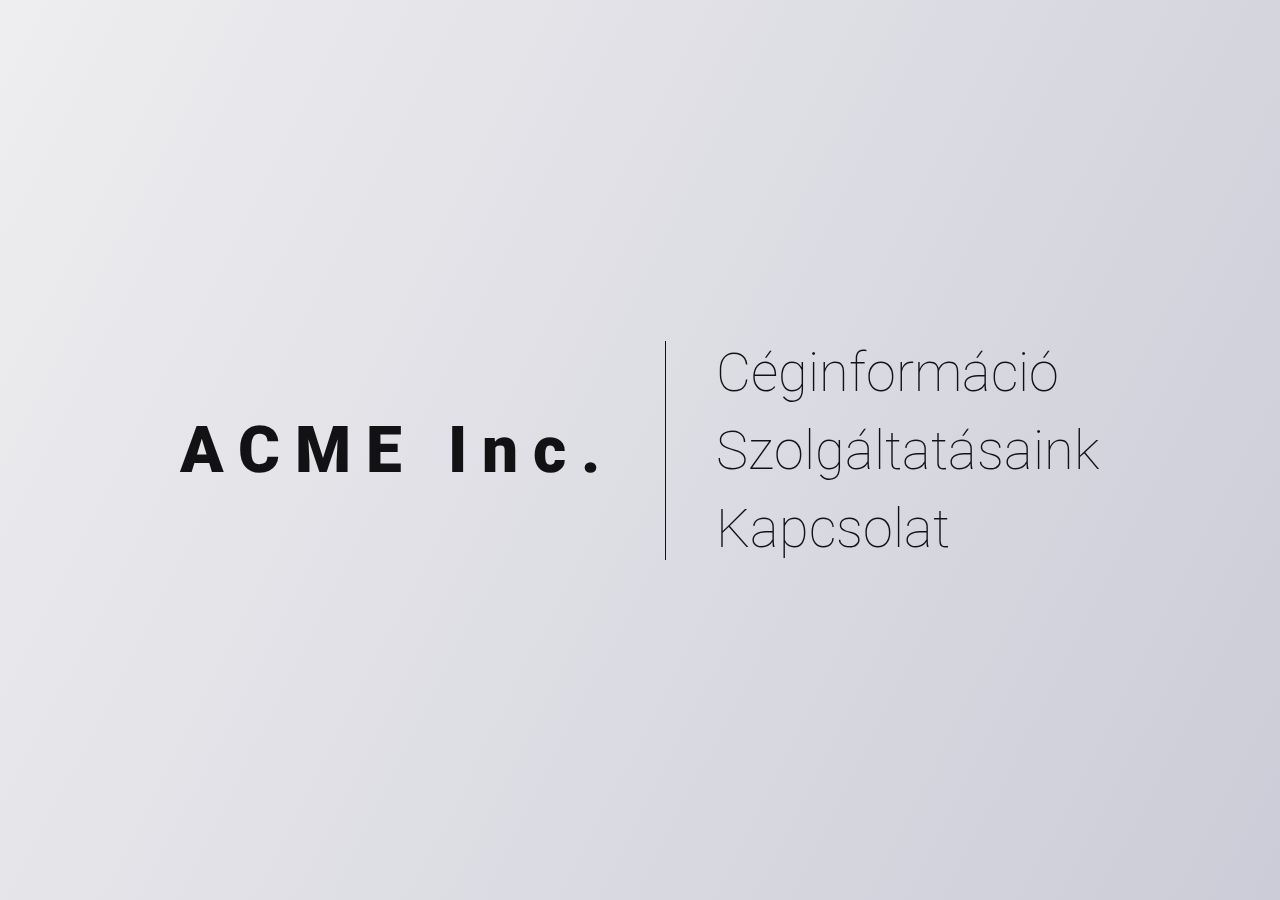
<file: index.html>
<!-- 2. nekifutas... extra komment, hogy lehessen ezt a fajl-t is szerkeszteni a PullRequestben -->
<!DOCTYPE html>
<html lang="hu">
    <head>
        <meta charset="UTF-8">
        <meta name="viewport" content="width=device-width, initial-scale=1, user-scalable=no"/>
        
        <title>ACME Inc.</title>

        <!-- GoogleFont-->
        <link rel="preconnect" href="https://fonts.googleapis.com">
        <link rel="preconnect" href="https://fonts.gstatic.com" crossorigin>
        <link href="https://fonts.googleapis.com/css2?family=Roboto:ital,wght@0,100;0,300;0,400;0,500;0,700;0,900;1,100;1,300;1,400;1,500;1,700;1,900&display=swap" rel="stylesheet">

        <link rel="stylesheet" href="style.css" >

        <!-- Google tag (gtag.js) //Google Analytics//-->
        <script async src="https://www.googletagmanager.com/gtag/js?id=G-JHL901JZV7"></script>
        <script>
            window.dataLayer = window.dataLayer || [];
            function gtag(){dataLayer.push(arguments);}
            gtag('js', new Date());
    
            gtag('config', 'G-JHL901JZV7');
        </script>
    </head>

    <body>
        <main>
            <div class="index__ParentContainer font">    
                <div class="index__ChildContainer index__LogoFont">
                    ACME Inc.
                </div>
                <div class="index__ChildContainer ">
                    <div class = "index__Line"></div>
                </div>
                <nav class="index__ChildContainer index__LinkFont">
                    <a class="link" href="ceginformacio.html">Céginformáció</a>
                    <a class="link" href="szolgaltatasok.html">Szolgáltatásaink</a>
                    <a class="link" href="kapcsolat.html">Kapcsolat</a>
                </nav>
            </div>
        </main>
    </body>
</html>
</file>
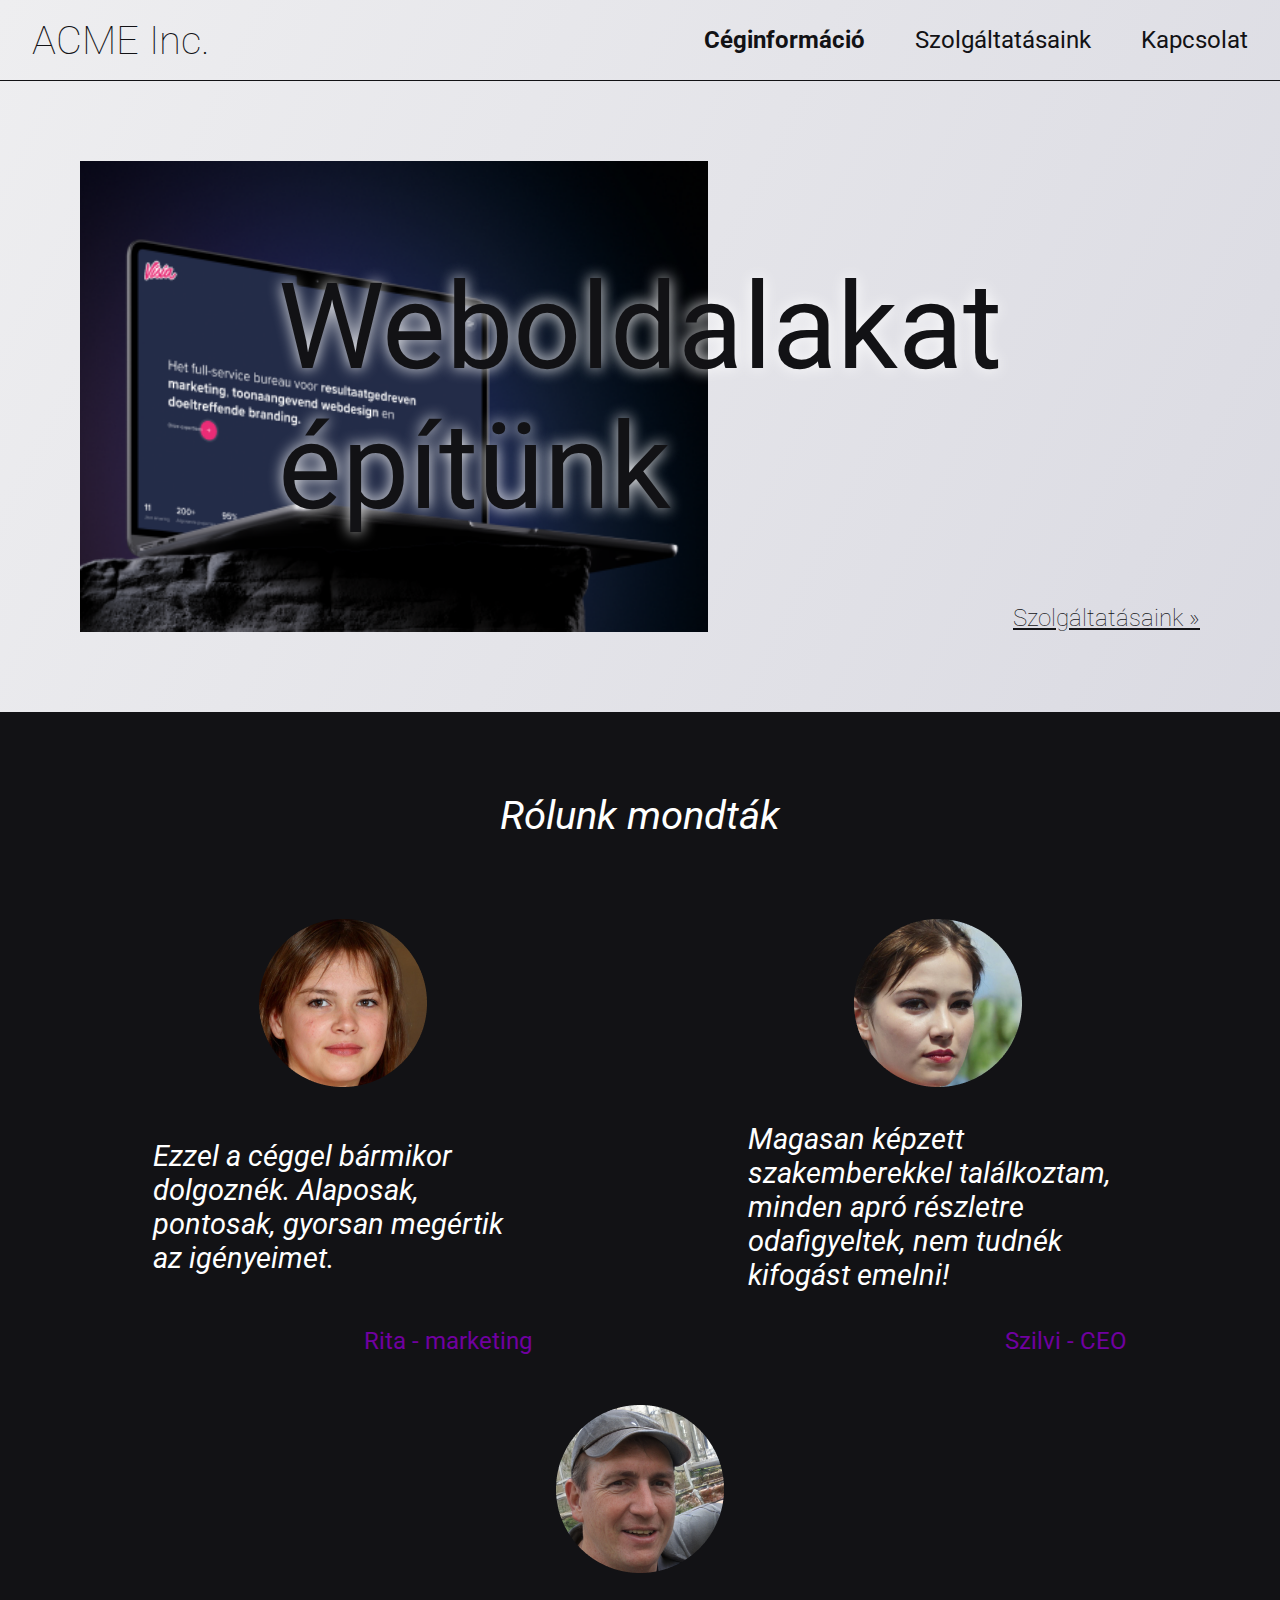
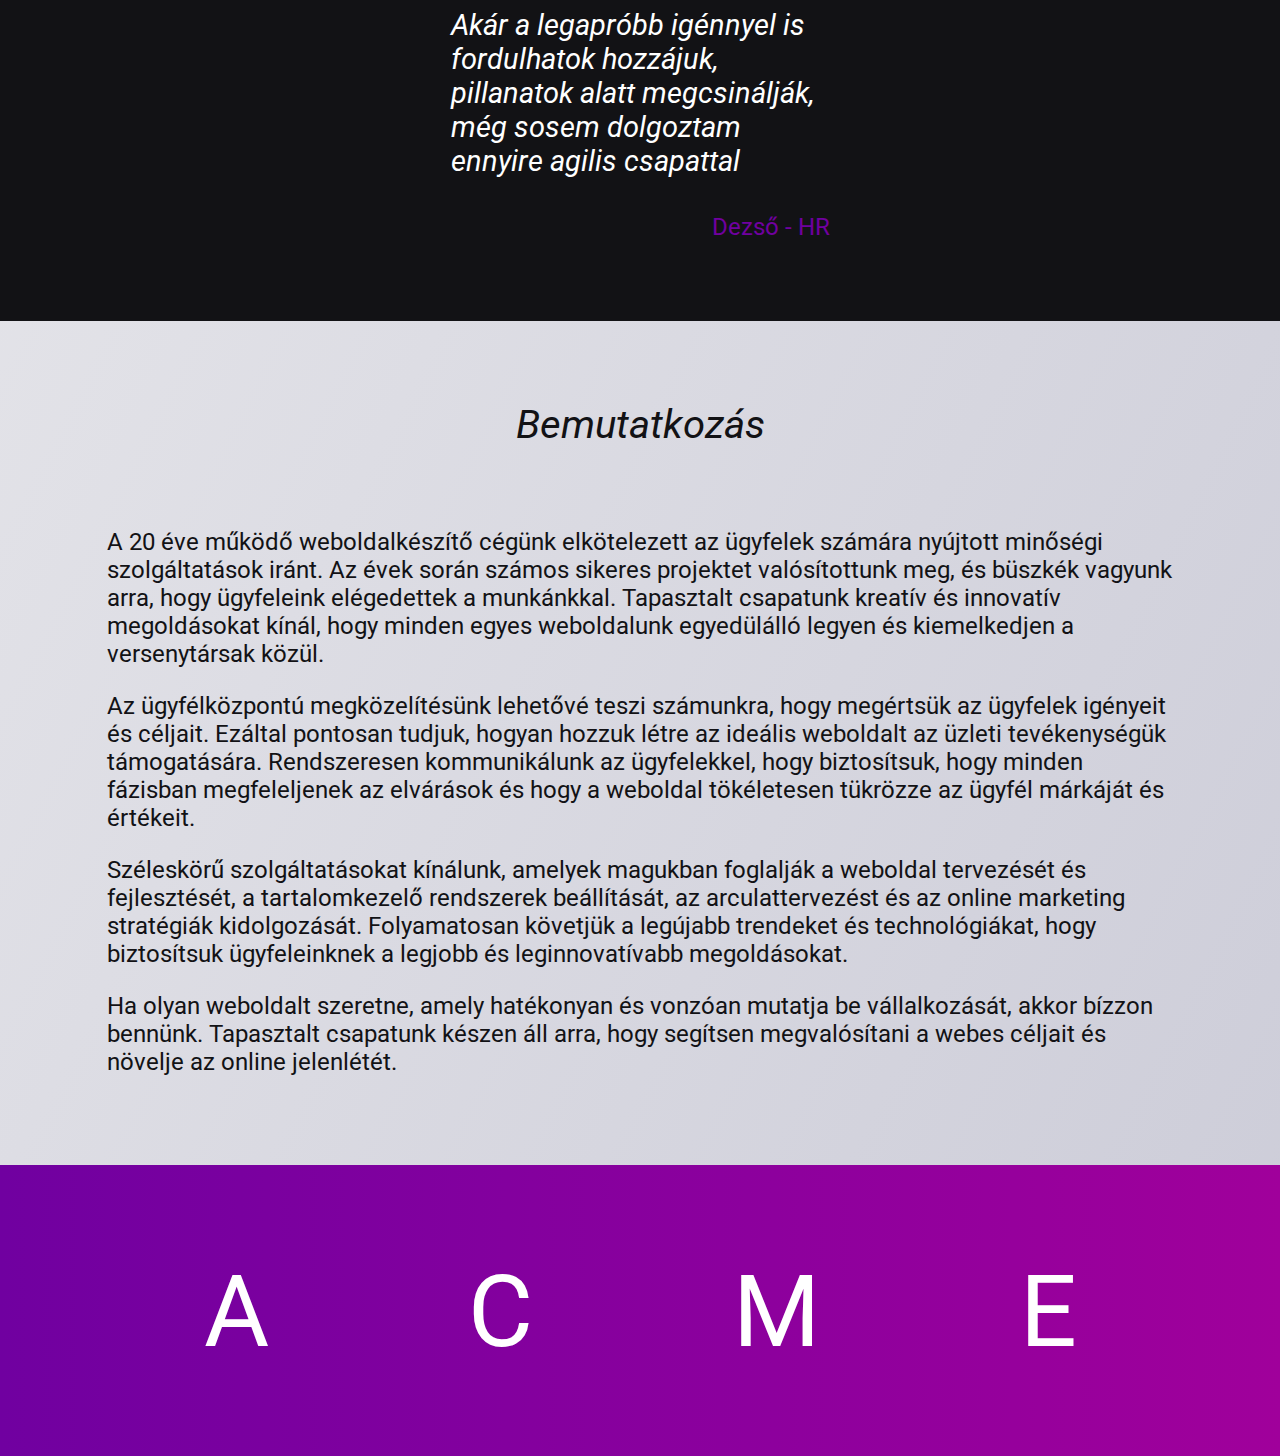
<file: ceginformacio.html>
<!-- 2. nekifutas... extra komment, hogy lehessen ezt a fajl-t is szerkeszteni a PullRequestben -->
<!DOCTYPE html>
<html lang="hu">
    <head>
        <meta charset="UTF-8">
        <meta name="viewport" content="width=device-width, initial-scale=1, user-scalable=no"/>
        
        <title>ACME Inc.</title>

        <!-- GoogleFont-->
        <link rel="preconnect" href="https://fonts.googleapis.com">
        <link rel="preconnect" href="https://fonts.gstatic.com" crossorigin>
        <link href="https://fonts.googleapis.com/css2?family=Roboto:ital,wght@0,100;0,300;0,400;0,500;0,700;0,900;1,100;1,300;1,400;1,500;1,700;1,900&display=swap" rel="stylesheet">

        <link rel="stylesheet" href="style.css" >

        <!-- Google tag (gtag.js) //Google Analytics//-->
        <script async src="https://www.googletagmanager.com/gtag/js?id=G-JHL901JZV7"></script>
        <script>
            window.dataLayer = window.dataLayer || [];
            function gtag(){dataLayer.push(arguments);}
            gtag('js', new Date());

            gtag('config', 'G-JHL901JZV7');
        </script>
    </head>

    <body>
        <header class="header__BottomLine font">
            <div class="myHeader maxContentWidht">
                <div>
                    <div class="header__Logo--Desktop">ACME Inc.</div>
                    <div class="header__Logo--Mobile">ACME</div>
                </div>        
                <nav class="myNavigation font__Link--NavBar">
                    <a class="link linkActive" href="ceginformacio.html">Céginformáció</a>
                    <a class="link" href="szolgaltatasok.html">Szolgáltatásaink</a>
                    <a class="link" href="kapcsolat.html">Kapcsolat</a>
                </nav>
            </div>
        </header>  
              
        <main class="font">
            <section>
                <div class="mySection maxContentWidht">
                    <div class="mySection__ContentContainer mySection__Margin weBuildWebsites__Container">
                        <div class="weBuildWebsites__Text">Weboldalakat építünk</div>        
                        <a class="link weBuildWebsites__Link" href="szolgaltatasok.html">Szolgáltatásaink »</a> 
                    </div>               
                </div>
             </section>

            <section class="invertedColors">
                <div class="mySection maxContentWidht">
                    <div class="mySection__Title mySection__Margin">Rólunk mondták</div>            
                    <div class="mySection__ContentContainer mySection__Margin">
                        <div class="mySection__Component aboutUs__Component">
                            <img class="aboutUs__ComponentImg" src="img/customer/customer1_small.png" alt="Fiatal nő 1, arckép">
                            <p class="aboutUs__ComponentText">Ezzel a céggel bármikor dolgoznék. Alaposak, pontosak, gyorsan megértik az igényeimet.</p>
                            <div class="aboutUs__ComponentName">Rita - marketing</div>
                        </div>
        
                        <div class="mySection__Component aboutUs__Component">
                            <img class="aboutUs__ComponentImg" src="img/customer/customer2_small.png" alt="Fiatal nő 2, arckép">
                            <p class="aboutUs__ComponentText">Magasan képzett szakemberekkel találkoztam, minden apró részletre odafigyeltek, nem tudnék kifogást emelni!</p>
                            <div class="aboutUs__ComponentName">Szilvi - CEO</div>
                        </div>
        
                        <div class="mySection__Component aboutUs__Component">
                            <img class="aboutUs__ComponentImg" src="img/customer/customer3_small.png" alt="Férfi arckép">
                            <p class="aboutUs__ComponentText">Akár a legapróbb igénnyel is fordulhatok hozzájuk, pillanatok alatt megcsinálják, még sosem dolgoztam ennyire agilis csapattal</p>
                            <div class="aboutUs__ComponentName">Dezső - HR</div>
                        </div>
                    </div>
                </div>
            </section>

            <section>
                <div class="mySection maxContentWidht">
                    <div class="mySection__Title mySection__Margin">Bemutatkozás</div>
                    <div class="mySection__ContentContainer mySection__Margin introduction__ContentContainer">
                        <p>
                            A 20 éve működő weboldalkészítő cégünk elkötelezett az ügyfelek számára nyújtott minőségi szolgáltatások iránt. Az évek során számos sikeres projektet valósítottunk meg, és büszkék vagyunk arra, hogy ügyfeleink elégedettek a munkánkkal. Tapasztalt csapatunk kreatív és innovatív megoldásokat kínál, hogy minden egyes weboldalunk egyedülálló legyen és kiemelkedjen a versenytársak közül.
                        </p>
                        <p>
                            Az ügyfélközpontú megközelítésünk lehetővé teszi számunkra, hogy megértsük az ügyfelek igényeit és céljait. Ezáltal pontosan tudjuk, hogyan hozzuk létre az ideális weboldalt az üzleti tevékenységük támogatására. Rendszeresen kommunikálunk az ügyfelekkel, hogy biztosítsuk, hogy minden fázisban megfeleljenek az elvárások és hogy a weboldal tökéletesen tükrözze az ügyfél márkáját és értékeit.
                        </p>
                        <p>
                            Széleskörű szolgáltatásokat kínálunk, amelyek magukban foglalják a weboldal tervezését és fejlesztését, a tartalomkezelő rendszerek beállítását, az arculattervezést és az online marketing stratégiák kidolgozását. Folyamatosan követjük a legújabb trendeket és technológiákat, hogy biztosítsuk ügyfeleinknek a legjobb és leginnovatívabb megoldásokat.
                        </p>
                        <p>
                            Ha olyan weboldalt szeretne, amely hatékonyan és vonzóan mutatja be vállalkozását, akkor bízzon bennünk. Tapasztalt csapatunk készen áll arra, hogy segítsen megvalósítani a webes céljait és növelje az online jelenlétét.
                        </p>
                    </div>
                </div>
            </section>
        </main>

        <footer>
            <div id="idFooter" class="font footer__Text">ACME</div>
        </footer>
    </body>
</html>
</file>
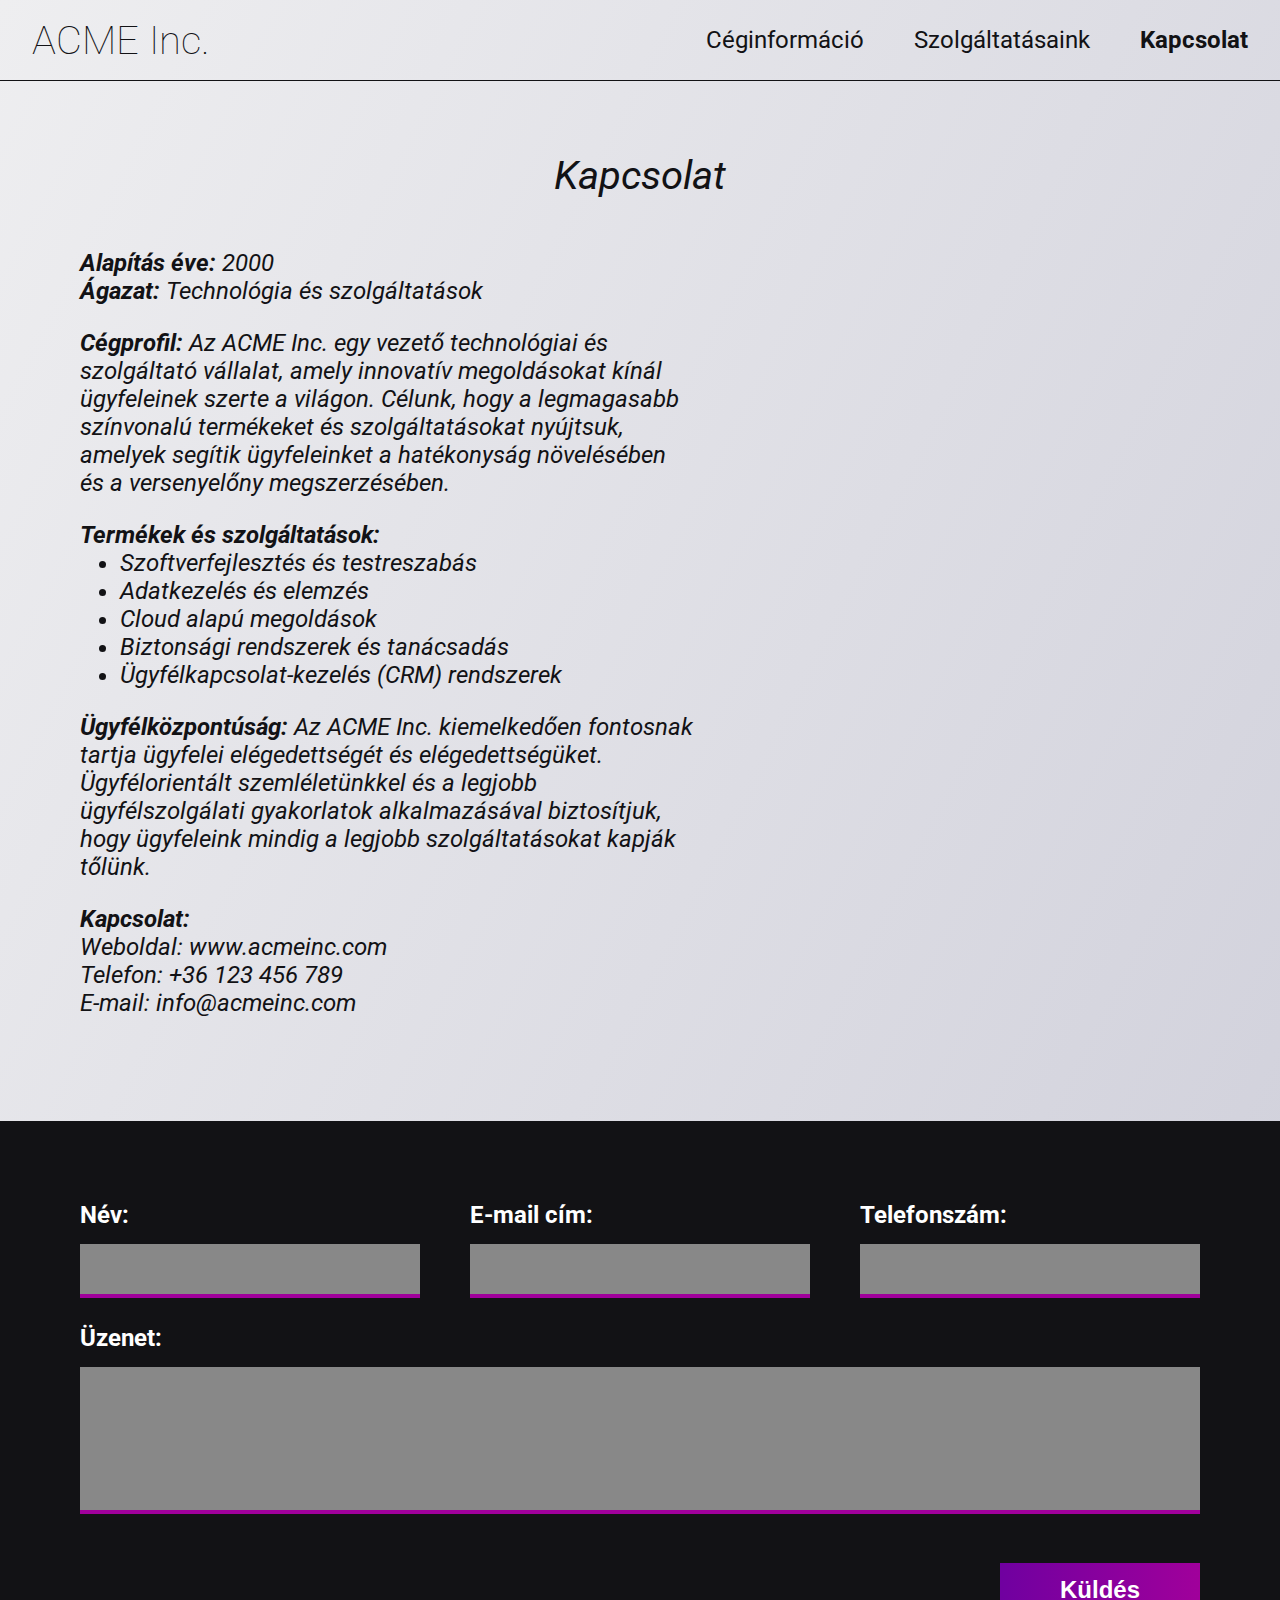
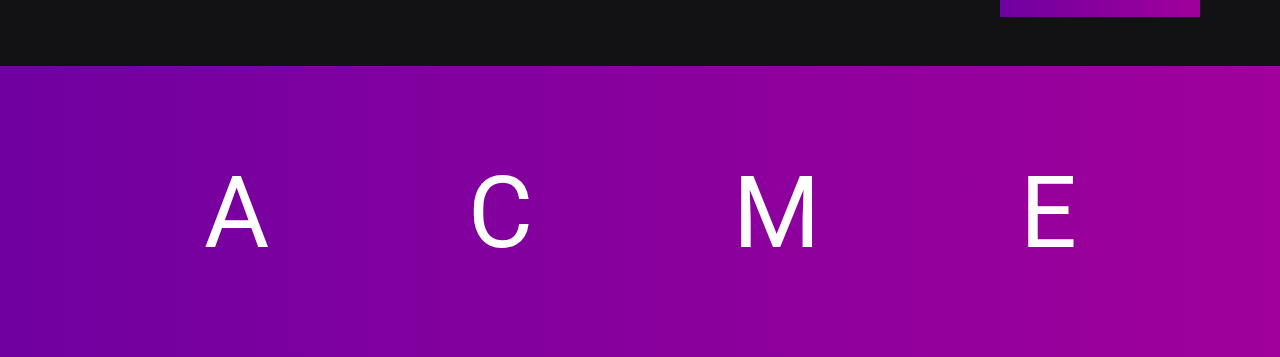
<file: kapcsolat.html>
<!-- 2. nekifutas... extra komment, hogy lehessen ezt a fajl-t is szerkeszteni a PullRequestben -->
<!DOCTYPE html>
<html lang="hu">
    <head>
        <meta charset="UTF-8">
        <meta name="viewport" content="width=device-width, initial-scale=1, user-scalable=no" />
        
        <title>ACME Inc.</title>

        <!-- GoogleFont-->
        <link rel="preconnect" href="https://fonts.googleapis.com">
        <link rel="preconnect" href="https://fonts.gstatic.com" crossorigin>
        <link href="https://fonts.googleapis.com/css2?family=Roboto:ital,wght@0,100;0,300;0,400;0,500;0,700;0,900;1,100;1,300;1,400;1,500;1,700;1,900&display=swap" rel="stylesheet">

        <link rel="stylesheet" href="style.css" >

        <!-- Google tag (gtag.js) //Google Analytics//-->
        <script async src="https://www.googletagmanager.com/gtag/js?id=G-JHL901JZV7"></script>
        <script>
            window.dataLayer = window.dataLayer || [];
            function gtag(){dataLayer.push(arguments);}
            gtag('js', new Date());
    
            gtag('config', 'G-JHL901JZV7');
        </script>
    </head>

    <body>
        <header class="header__BottomLine font">
            <div class="myHeader maxContentWidht">
                <div>
                    <div class="header__Logo--Desktop">ACME Inc.</div>
                    <div class="header__Logo--Mobile">ACME</div>
                </div>        
                <nav class="myNavigation font__Link--NavBar">
                    <a class="link" href="ceginformacio.html">Céginformáció</a>
                    <a class="link" href="szolgaltatasok.html">Szolgáltatásaink</a>
                    <a class="link linkActive" href="kapcsolat.html">Kapcsolat</a>
                </nav>
            </div>
        </header>  

        <main class="font">
            <section>
                <div class="mySection maxContentWidht">
                    <div class=" mySection__Title mySection__Margin contact__Title">Kapcsolat</div>
                    <div class="mySection__ContentContainer mySection__Margin contact__ContentContainer">
                        <div  class="contact__TextContainer contact__TextFont" >
                            <div>
                                <p><span class="font--bold">Alapítás éve:</span> 2000</p>
                                <p><span class="font--bold">Ágazat:</span> Technológia és szolgáltatások</p>
                            </div>
    
                            <div>
                                <p><span class="font--bold">Cégprofil:</span> Az ACME Inc. egy vezető technológiai és szolgáltató vállalat, amely innovatív megoldásokat kínál ügyfeleinek szerte a világon. Célunk, hogy a legmagasabb színvonalú termékeket és szolgáltatásokat nyújtsuk, amelyek segítik ügyfeleinket a hatékonyság növelésében és a versenyelőny megszerzésében.</p>
                            </div>
    
                            <div>
                                <p class="font--bold">Termékek és szolgáltatások:</p>
                                <ul>
                                    <li>Szoftverfejlesztés és testreszabás</li>
                                    <li>Adatkezelés és elemzés</li>
                                    <li>Cloud alapú megoldások</li>
                                    <li>Biztonsági rendszerek és tanácsadás</li>
                                    <li>Ügyfélkapcsolat-kezelés (CRM) rendszerek</li>
                                </ul>
                            </div>
                            
                            <div>
                                <p><span class="font--bold">Ügyfélközpontúság:</span> Az ACME Inc. kiemelkedően fontosnak tartja ügyfelei elégedettségét és elégedettségüket. Ügyfélorientált szemléletünkkel és a legjobb ügyfélszolgálati gyakorlatok alkalmazásával biztosítjuk, hogy ügyfeleink mindig a legjobb szolgáltatásokat kapják tőlünk.</p>
                            </div>
    
                            <div>
                                <p class="font--bold">Kapcsolat:</p>
                                <p><span>Weboldal:</span> <span><a class="link" href="https://acmeinc.com/"  target="_blank"> www.acmeinc.com</a></span></p> 
                                <p><span>Telefon:</span><span> +36 123 456 789</span></p>
                                <p><span>E-mail:</span><span> <a class="link" href="mailto:info@acmeinc.com"> info@acmeinc.com</a></span></p> <!--TODO: globalis valtozoba tenni az e-mailcimet es a weboldalt-->
                            </div>
    
                        </div>
                        <!-- <img class="contact__MapContainer" src="img/image3.png"> -->
                        <iframe class="contact__MapContainer"  src="https://www.google.com/maps/embed?pb=!1m18!1m12!1m3!1d4530.527226883588!2d21.62236460967966!3d47.53144048912683!2m3!1f0!2f0!3f0!3m2!1i1024!2i768!4f13.1!3m3!1m2!1s0x47470e0b16624e85%3A0x86950f7a0a6bcbfb!2sDebreceni%20Reform%C3%A1tus%20Nagytemplom!5e0!3m2!1sde!2shu!4v1707572400694!5m2!1sde!2shu" width="600" height="450" style="border:0;" allowfullscreen="" loading="lazy" referrerpolicy="no-referrer-when-downgrade"></iframe>
                        <!--Megjegyzes: nem volt konkret cim megadva. Mivel a Debreceni Refromatus Nagytemplom a terkepröl keszült kep screenshot közepen van, ezt hasznaltam a GoogleMaps-link celkoordinatajanak. -->
                    </div>
                </div>
            </section>

            <section class="invertedColors">
                <div class="mySection maxContentWidht">
                    <form class="mySection__Margin">
                        <div class="form__FirstContainer">
                            <div class="form__Component">
                                <label class="form__label" for="idNameInput">Név:</label>
                                <input class="form__input" type="text" name="nameInput" id="idNameInput" required minlength="1">
                            </div>
                            <div class="form__Component">
                                <label class="form__label" for="idEmailInput">E-mail cím:</label>
                                <input class="form__input" type="email" name="emailInput" id="idEmailInput" required minlength="1">
                            </div>
                            <div class="form__Component">
                                <label class="form__label" for="idTelInput">Telefonszám:</label>
                                <input class="form__input" type="tel" name="telNr" id="idTelInput">
                            </div>
                        </div>
                        <div class="form__Component">
                            <label class="form__label" for="idTextarea">Üzenet:</label>
                            <textarea class="form__input form__textarea" name="message" id="idTextarea"></textarea>
                        </div>
                        <button type="submit" class="form__button">Küldés</button>
                    </form>
                </div>
            </section>
        </main>

        <footer>
            <div id="idFooter" class="font footer__Text">ACME</div>
        </footer>
    </body>
</html>
</file>
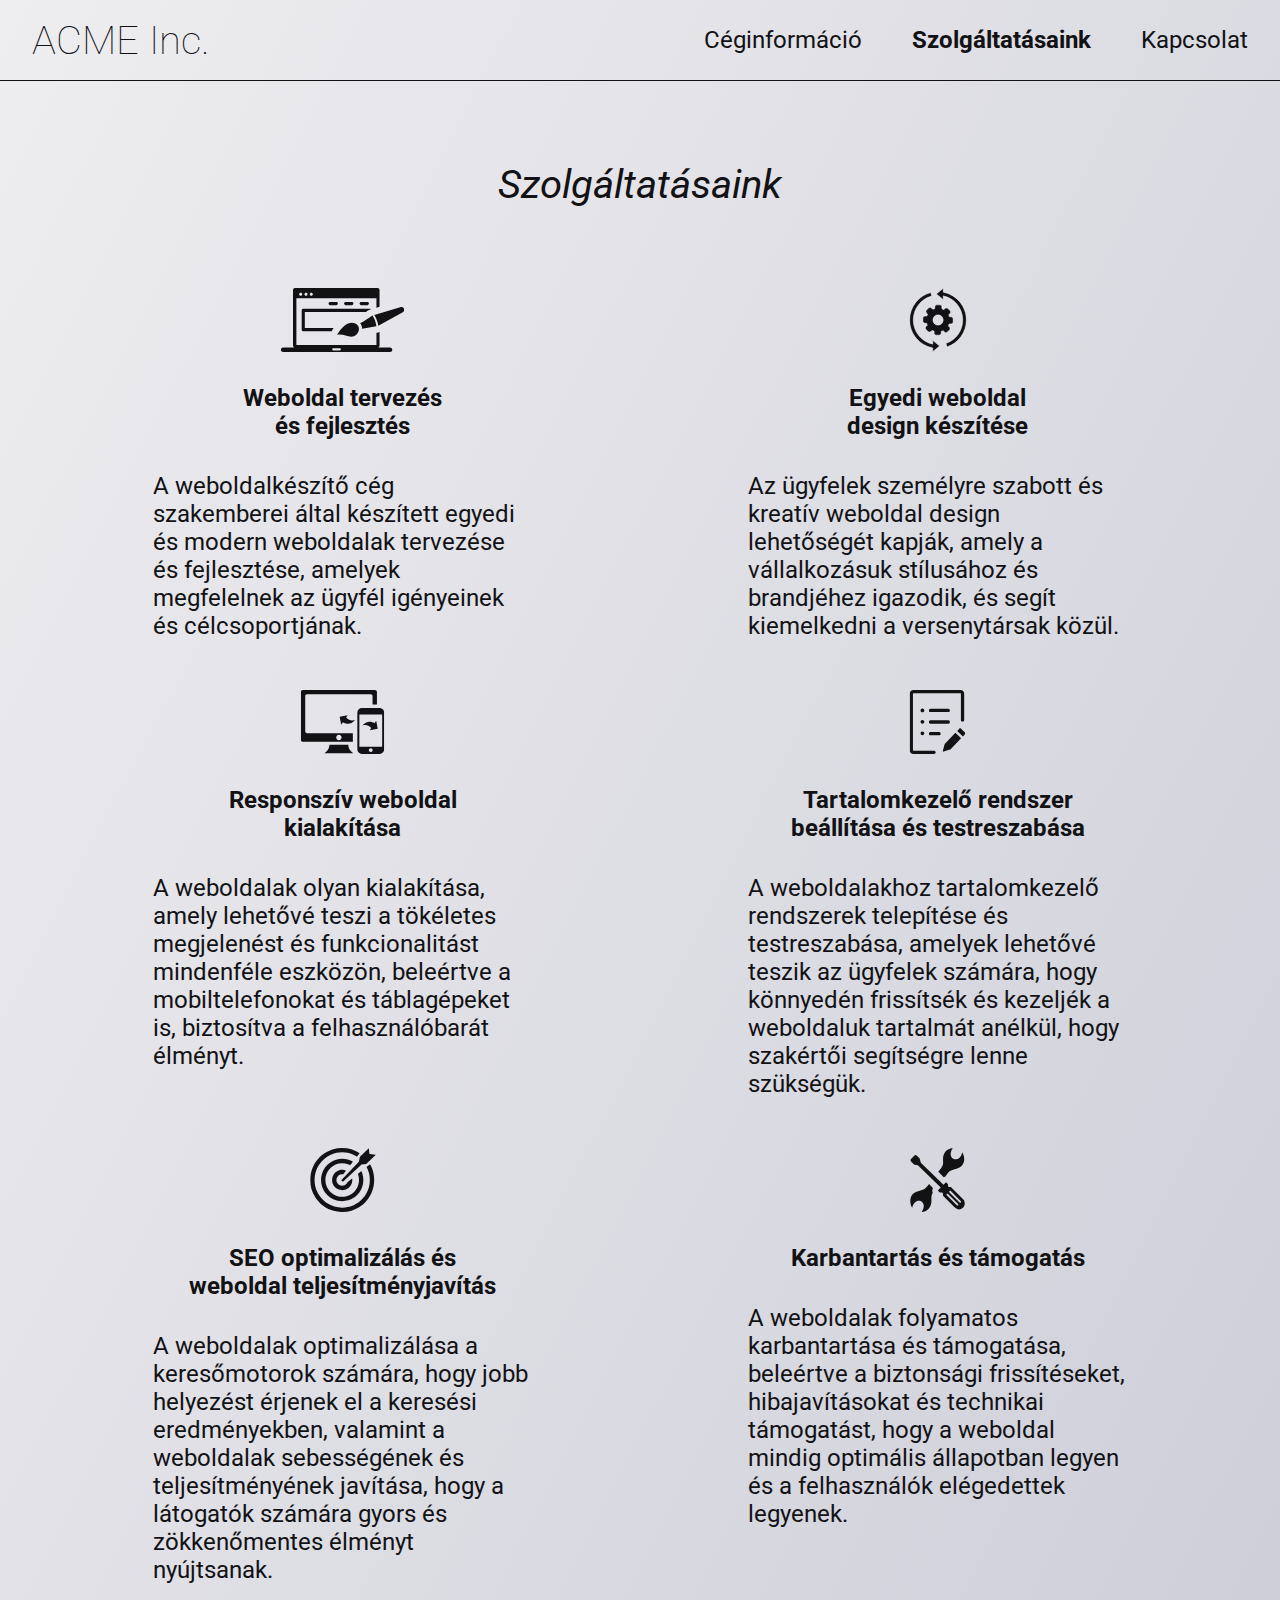
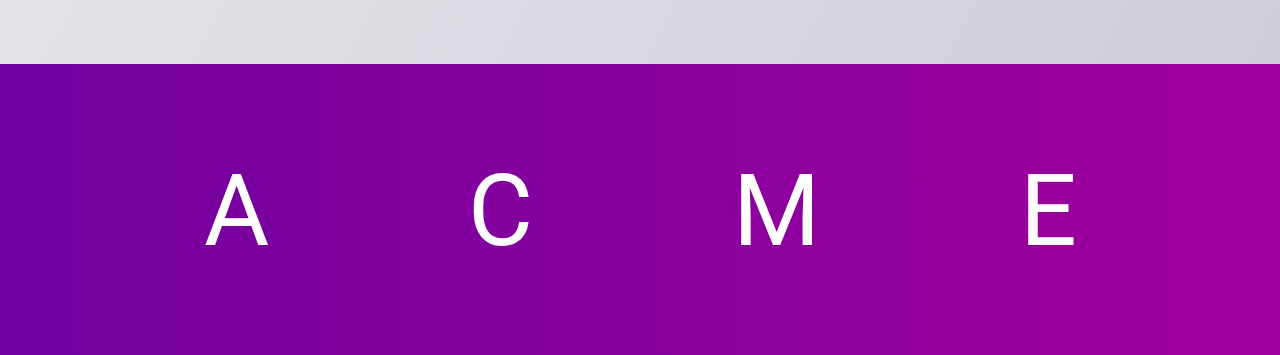
<file: szolgaltatasok.html>
<!-- 2. nekifutas... extra komment, hogy lehessen ezt a fajl-t is szerkeszteni a PullRequestben -->
<!DOCTYPE html>
<html lang="hu">
    <head>
        <meta charset="UTF-8">
        <meta name="viewport" content="width=device-width, initial-scale=1, user-scalable=no"/>
        
        <title>ACME Inc.</title>

        <!-- GoogleFont-->
        <link rel="preconnect" href="https://fonts.googleapis.com">
        <link rel="preconnect" href="https://fonts.gstatic.com" crossorigin>
        <link href="https://fonts.googleapis.com/css2?family=Roboto:ital,wght@0,100;0,300;0,400;0,500;0,700;0,900;1,100;1,300;1,400;1,500;1,700;1,900&display=swap" rel="stylesheet">

        <link rel="stylesheet" href="style.css" >

        <!-- Google tag (gtag.js) //Google Analytics//-->
        <script async src="https://www.googletagmanager.com/gtag/js?id=G-JHL901JZV7"></script>
        <script>
            window.dataLayer = window.dataLayer || [];
            function gtag(){dataLayer.push(arguments);}
            gtag('js', new Date());
    
            gtag('config', 'G-JHL901JZV7');
        </script>
    </head>

    <body>
        <header class="header__BottomLine font">
            <div class="myHeader maxContentWidht">
                <div>
                    <div class="header__Logo--Desktop">ACME Inc.</div>
                    <div class="header__Logo--Mobile">ACME</div>
                </div>        
                <nav class="myNavigation font__Link--NavBar">
                    <a class="link" href="ceginformacio.html">Céginformáció</a>
                    <a class="link linkActive" href="szolgaltatasok.html">Szolgáltatásaink</a>
                    <a class="link" href="kapcsolat.html">Kapcsolat</a>
                </nav>
            </div>
        </header>  

        <main class="font">
            <section>
                <div class="mySection maxContentWidht">
                    <div class="mySection__Title mySection__Margin ourServices__Title">Szolgáltatásaink</div>
                    <div class="mySection__ContentContainer mySection__Margin ourServices__ContentContainer">
                        <div class="mySection__Component ourServices__Component">
                            <!-- <img id="idSvg" class="ourServices__ComponentIcon" src="icons/web-design-icon.svg" alt="Ikon: webdesign"> -->
                            <svg id="idIcon1" width="125" height="64" viewBox="0 0 125 64" xmlns="http://www.w3.org/2000/svg">
                                <g id="web-design-icon" clip-path="url(#clip0_1_59)">
                                <g id="Group1">
                                <path id="Vector1" fill-rule="evenodd" clip-rule="evenodd" d="M3.07141 59.3984H14.495C13.651 59.1874 13.018 58.4038 13.018 57.4895V1.96923C13.0281 0.894192 13.9122 0 14.9973 0H97.5643C98.6394 0 99.5336 0.894192 99.5336 1.96923V18.7077L96.4391 19.6521V10.1275H16.3939V56.9268H96.4391V44.8502L97.4639 44.6794C98.1571 44.5589 98.8102 44.3378 99.403 44.0264L99.5436 43.9962V57.4694C99.5436 58.3837 98.9107 59.1573 98.0667 59.3783H110.013C111.279 59.3783 112.313 60.4132 112.313 61.6791C112.313 62.9551 111.279 63.9799 110.013 63.9799H3.07141C1.80548 64 0.77063 62.9652 0.77063 61.6892C0.77063 60.4333 1.80548 59.3984 3.07141 59.3984ZM80.1326 35.2653C81.1876 36.4006 82.3631 38.7215 82.132 40.7309L96.3989 38.3096C95.8664 34.2706 94.6808 30.5633 92.3901 27.4185C87.7684 30.5532 85.116 32.5024 80.1326 35.2653ZM57.0545 46.8998C63.7257 44.9206 70.8592 52.0038 76.5358 46.508C78.0428 45.0512 79.0676 42.7002 78.937 40.4998C78.8768 39.6157 78.6457 38.7617 78.1735 38.0082C77.9625 37.6766 77.7113 37.3652 77.4199 37.0537C73.7829 33.3463 68.1465 34.8132 64.4391 37.6565C61.0331 40.2788 58.5917 44.1771 57.0545 46.8998ZM94.289 27.0568C96.4391 30.4628 97.7954 33.9994 98.2877 37.6867L121.466 25.1177C123.385 24.2537 124.611 23.3695 124.119 20.8578C123.737 20.0339 123.215 19.4813 122.551 19.2C121.898 18.9187 121.115 18.9187 120.19 19.2L94.289 27.0568ZM23.256 20.7774H89.818C90.2099 20.7774 90.5615 20.9181 90.8328 21.1592C90.0391 21.3601 89.2755 21.7017 88.5722 22.2242L88.4315 22.3347C85.2466 24.4948 87.4469 22.9878 86.613 23.5604L86.1107 23.9121H24.8234V40.1181H53.6485C52.9151 41.2132 52.272 42.2782 51.7195 43.2327H23.256C22.392 43.2327 21.6987 42.5294 21.6987 41.6754V22.3347C21.6987 21.4807 22.392 20.7774 23.256 20.7774ZM81.1273 17.1504C80.2633 17.1504 79.57 16.4571 79.57 15.5931C79.57 14.729 80.2733 14.0358 81.1273 14.0358H87.4067C88.2708 14.0358 88.964 14.729 88.964 15.5931C88.964 16.4571 88.2708 17.1504 87.4067 17.1504H81.1273ZM65.6146 17.1504C64.7505 17.1504 64.0573 16.4571 64.0573 15.5931C64.0573 14.729 64.7606 14.0358 65.6146 14.0358H71.894C72.7581 14.0358 73.4513 14.729 73.4513 15.5931C73.4513 16.4571 72.748 17.1504 71.894 17.1504H65.6146ZM50.0918 17.1504C49.2278 17.1504 48.5345 16.4571 48.5345 15.5931C48.5345 14.729 49.2278 14.0358 50.0918 14.0358H56.3713C57.2353 14.0358 57.9286 14.729 57.9286 15.5931C57.9286 16.4571 57.2353 17.1504 56.3713 17.1504H50.0918ZM25.9888 4.73218C26.8529 4.73218 27.5562 5.43548 27.5562 6.29953C27.5562 7.16358 26.8529 7.86688 25.9888 7.86688C25.1248 7.86688 24.4215 7.16358 24.4215 6.29953C24.4215 5.43548 25.1348 4.73218 25.9888 4.73218ZM31.2937 4.73218C32.1578 4.73218 32.851 5.43548 32.851 6.29953C32.851 7.16358 32.1477 7.86688 31.2937 7.86688C30.4397 7.86688 29.7264 7.16358 29.7264 6.29953C29.7264 5.43548 30.4297 4.73218 31.2937 4.73218ZM20.694 4.73218C21.5581 4.73218 22.2614 5.43548 22.2614 6.29953C22.2614 7.16358 21.5581 7.86688 20.694 7.86688C19.83 7.86688 19.1267 7.16358 19.1267 6.29953C19.1267 5.43548 19.83 4.73218 20.694 4.73218ZM53.2968 60.2625H59.7772C60.3901 60.2625 60.8824 60.7648 60.8824 61.3677C60.8824 61.9805 60.3801 62.4728 59.7772 62.4728H53.2968C52.684 62.4728 52.1917 61.9705 52.1917 61.3677C52.1917 60.7447 52.684 60.2625 53.2968 60.2625Z"/>
                                </g>
                                </g>
                                <defs>
                                <clipPath id="clip0_1_59">
                                <rect width="123.459" height="64" fill="white" transform="translate(0.77063)"/>
                                </clipPath>
                                </defs>
                            </svg>                                
                            <div class="ourServices__ComponentTitle ourServices__TitleWidth--Small">Weboldal tervezés és fejlesztés</div>
                            <div class="ourServices__ComponentText">A weboldalkészítő cég szakemberei által készített egyedi és modern weboldalak tervezése és fejlesztése, amelyek megfelelnek az ügyfél igényeinek és célcsoportjának.</div>
                        </div>

        
                        <div class="mySection__Component ourServices__Component">
                            <!-- <img class="ourServices__ComponentIcon" src="icons/business-management-icon.svg" alt="Ikon: business-management"> -->
                            <svg id="idIcon2" width="58" height="64" viewBox="0 0 58 64" xmlns="http://www.w3.org/2000/svg">
                                <g id="business-management-icon" clip-path="url(#clip0_1_65)">
                                <g id="Group2">
                                <path id="Vector2" fill-rule="evenodd" clip-rule="evenodd" d="M40.9568 41.2638C40.8587 41.5065 40.7037 41.7337 40.5024 41.9351L38.442 43.9955L38.4317 44.0058C38.2303 44.2072 38.0031 44.3621 37.7604 44.4602C37.5074 44.5687 37.244 44.6255 36.96 44.6255C36.676 44.6255 36.4075 44.5687 36.1596 44.4602C35.9169 44.3518 35.6949 44.1969 35.5038 43.9955L34.1612 42.6684C34.0786 42.7045 33.996 42.751 33.9185 42.7872C33.6913 42.8956 33.4538 42.9885 33.2266 43.0763C33.2162 43.0867 33.2059 43.0867 33.1904 43.0867C32.9632 43.1796 32.7205 43.2571 32.4572 43.3397C32.3745 43.3655 32.2919 43.3965 32.2041 43.412V45.0489C32.2041 45.3329 32.1473 45.6014 32.0492 45.8493C31.9511 46.092 31.7962 46.314 31.5948 46.5102L31.5742 46.5309C31.3728 46.722 31.1456 46.8769 30.9029 46.975C30.655 47.0731 30.3917 47.1299 30.1231 47.1299H27.1798C26.8958 47.1299 26.6324 47.0731 26.3794 46.975C26.1367 46.8769 25.9095 46.722 25.7081 46.5206C25.5067 46.3192 25.3518 46.092 25.2537 45.8493C25.1556 45.6014 25.0988 45.3381 25.0988 45.0489V43.1796C25.0058 43.1435 24.918 43.1176 24.8251 43.0815C24.5824 42.9885 24.3449 42.8801 24.097 42.7717C23.8543 42.6529 23.6168 42.5445 23.3896 42.4257C23.3173 42.3895 23.245 42.3431 23.1727 42.3069L22.0212 43.4791L21.9953 43.5049C21.7939 43.696 21.5667 43.8406 21.324 43.9387C21.0813 44.0368 20.818 44.0833 20.5443 44.0833C20.2706 44.0833 20.0073 44.0368 19.7646 43.9387C19.5219 43.8406 19.2947 43.7011 19.0933 43.5101C19.083 43.4998 19.0726 43.4998 19.0726 43.4894L17.0174 41.4084C16.8161 41.2174 16.656 40.9902 16.5527 40.7475C16.4443 40.5048 16.3875 40.2311 16.3875 39.9367C16.3875 39.6527 16.4443 39.3842 16.5527 39.126C16.6611 38.873 16.8161 38.6561 17.0174 38.4651L18.3342 37.1483C18.2877 37.0554 18.2516 36.9779 18.2154 36.8953C18.1173 36.6681 18.0141 36.4305 17.9159 36.1775C17.823 35.94 17.7352 35.6869 17.6629 35.4339C17.6371 35.3513 17.6061 35.2635 17.5906 35.1809H15.9537C15.6697 35.1809 15.4012 35.1241 15.1533 35.026C14.9106 34.9279 14.6886 34.773 14.4923 34.5716L14.4717 34.5509C14.2806 34.3495 14.1257 34.1223 14.0276 33.8899C13.9295 33.6421 13.8727 33.3787 13.8727 33.1102V30.1669C13.8727 29.5833 14.0741 29.0928 14.482 28.6952C14.6834 28.4938 14.9106 28.3389 15.1533 28.2408C15.4012 28.1427 15.6645 28.0858 15.9537 28.0858H17.823C17.8591 27.9929 17.885 27.9051 17.9211 27.8122C18.0141 27.5695 18.1225 27.3319 18.2309 27.0841C18.3497 26.8362 18.4581 26.6038 18.5769 26.3766C18.6131 26.3043 18.6595 26.232 18.6957 26.1598L17.5235 25.0082L17.4977 24.9824C17.3066 24.781 17.162 24.5538 17.0639 24.3111C16.9658 24.0684 16.9193 23.8051 16.9193 23.5314C16.9193 23.2577 16.9658 22.9944 17.0639 22.7517C17.162 22.509 17.3015 22.2817 17.4925 22.0804C17.5028 22.07 17.5028 22.0597 17.5132 22.0597L19.5942 19.9994C19.7956 19.798 20.0228 19.6431 20.2655 19.5449C20.5185 19.4365 20.7818 19.3797 21.0659 19.3797C21.3499 19.3797 21.6184 19.4365 21.8662 19.5449C22.1089 19.6534 22.331 19.8083 22.522 20.0097L23.8388 21.3264C23.9318 21.28 24.0092 21.2438 24.0918 21.2077C24.319 21.1096 24.5566 21.0063 24.8096 20.9082C25.0471 20.8152 25.3002 20.7274 25.5532 20.6552C25.6461 20.6293 25.7236 20.5984 25.8062 20.5829V18.9459C25.8062 18.6619 25.863 18.3934 25.9611 18.1456C26.0592 17.9029 26.2141 17.6808 26.4155 17.4846L26.4362 17.4639C26.6376 17.2729 26.8648 17.118 27.0972 17.0198C27.345 16.9217 27.6084 16.8649 27.8769 16.8649H30.8202C31.1043 16.8649 31.3676 16.9217 31.6206 17.0198C31.8633 17.118 32.0905 17.2729 32.2919 17.4743C32.4933 17.6756 32.6482 17.9029 32.7463 18.1456C32.8445 18.3934 32.9013 18.6568 32.9013 18.9459V20.8152C32.9942 20.8514 33.082 20.8772 33.1749 20.9133C33.4176 21.0063 33.6552 21.1147 33.903 21.2232C34.1457 21.3419 34.3833 21.4504 34.6105 21.5691C34.6828 21.6053 34.7551 21.6518 34.8274 21.6879L35.9789 20.5364C36.1803 20.335 36.4075 20.1801 36.6502 20.0716C36.9032 19.9632 37.1665 19.9064 37.4506 19.9064C37.7346 19.9064 37.9979 19.9632 38.2509 20.0716C38.504 20.1801 38.7208 20.3247 38.9222 20.5364L40.9826 22.5967L40.9929 22.6071C41.1943 22.8085 41.3492 23.0357 41.4473 23.2784C41.5558 23.5314 41.6126 23.7947 41.6126 24.0787C41.6126 24.3628 41.5558 24.6313 41.4473 24.8791C41.3389 25.127 41.184 25.3439 40.9826 25.5349L39.6658 26.8775C39.702 26.9601 39.7484 27.0428 39.7846 27.1202C39.8775 27.3268 39.9756 27.554 40.0738 27.8018C40.0841 27.8122 40.0841 27.8225 40.0841 27.838C40.177 28.0755 40.2648 28.3285 40.3371 28.5816C40.3629 28.6642 40.3939 28.752 40.4094 28.8346H42.0463C42.3303 28.8346 42.5989 28.8914 42.8467 28.9895C43.0894 29.0876 43.3115 29.2425 43.5077 29.4439L43.5283 29.4646C43.7194 29.666 43.8743 29.8932 43.9724 30.1255C44.0705 30.3734 44.1273 30.6368 44.1273 30.9053V33.8486C44.1273 34.1326 44.0705 34.396 43.9724 34.649C43.8743 34.8917 43.7194 35.1189 43.518 35.3306C43.3166 35.532 43.0894 35.6869 42.8467 35.7851C42.5989 35.8832 42.3355 35.94 42.0463 35.94H40.177C40.1409 36.0329 40.1151 36.1207 40.0789 36.2136C39.986 36.4563 39.8879 36.6939 39.7691 36.9417C39.6503 37.1844 39.5419 37.422 39.4231 37.6492C39.387 37.7215 39.3405 37.7938 39.3044 37.8661L40.4559 39.0176C40.6573 39.219 40.8122 39.4462 40.9206 39.6889C41.0291 39.9419 41.0859 40.2053 41.0859 40.4893C41.0859 40.7733 41.0291 41.0366 40.9206 41.2897L40.9568 41.2638ZM23.72 59.9C17.162 58.6658 11.3992 55.1699 7.27337 50.2592C3.11652 45.3174 0.617249 38.9505 0.617249 32.0103C0.617249 25.4885 2.82219 19.4726 6.53495 14.6755C10.32 9.77505 15.6749 6.14491 21.8507 4.54414L22.7699 8.08649C17.3944 9.48072 12.7315 12.641 9.43184 16.9114C6.20963 21.0838 4.29387 26.3198 4.29387 32.0103C4.29387 38.0675 6.46782 43.6134 10.0721 47.9045C13.5216 52.0097 18.2877 54.9789 23.7252 56.1562V52.3711L30.6395 58.0462L23.7252 63.7212L23.72 59.9ZM34.28 4.12587C40.776 5.34969 46.4923 8.78877 50.6131 13.6324C54.8319 18.5896 57.3776 25.0082 57.3776 32.0103C57.3776 38.1707 55.4154 43.8716 52.0796 48.5241C48.656 53.3006 43.7865 56.9669 38.1064 58.893L37.5177 57.158L36.929 55.4229C37.0736 55.3765 37.2182 55.3248 37.3576 55.2732C42.1135 53.564 46.1928 50.4296 49.0897 46.3915C51.9918 42.3431 53.701 37.3807 53.701 32.0155C53.701 25.9016 51.4909 20.3092 47.8246 16.0026C44.3804 11.9542 39.6555 9.03663 34.2748 7.86445V11.6289L27.3657 5.94869L34.28 0.273682V4.12587ZM34.1354 32C34.1354 32.3563 34.0993 32.6971 34.0373 33.0276H34.027C33.965 33.3632 33.8617 33.6834 33.7378 33.9881C33.6035 34.3082 33.4486 34.6077 33.2679 34.8711C33.0975 35.1447 32.8858 35.3978 32.6586 35.625C32.421 35.8625 32.1783 36.0587 31.9046 36.2446C31.6413 36.415 31.3418 36.5803 31.0216 36.7145C31.0113 36.7249 30.9958 36.7249 30.9855 36.7352C30.6963 36.854 30.3865 36.9417 30.0663 37.0089C29.7307 37.0708 29.395 37.107 29.0387 37.107C28.6824 37.107 28.3416 37.0708 28.0111 37.0089C27.6755 36.9469 27.3553 36.8436 27.0507 36.7197C26.7305 36.5854 26.431 36.4305 26.1677 36.2498C25.894 36.0691 25.641 35.8573 25.4138 35.6301C25.1866 35.3926 24.9852 35.1499 24.8044 34.8762C24.634 34.6129 24.4688 34.3134 24.3345 33.9932C24.3242 33.9829 24.3242 33.9674 24.3139 33.9571C24.1951 33.6679 24.1073 33.3581 24.0402 33.0379C23.9782 32.7023 23.9421 32.3666 23.9421 32.0103C23.9421 31.654 23.9782 31.3132 24.0402 30.9827C24.1022 30.6471 24.2054 30.3269 24.3294 30.0223C24.4636 29.7021 24.6185 29.4026 24.7993 29.1393C24.9697 28.8656 25.1814 28.6126 25.4086 28.3853C25.6461 28.1478 25.8888 27.9516 26.1625 27.7657C26.4259 27.5953 26.7254 27.43 27.0455 27.2906C27.0558 27.2803 27.0713 27.2803 27.0817 27.27C27.3812 27.1512 27.691 27.0634 28.006 26.9963C28.3416 26.9343 28.6773 26.8982 29.0336 26.8982C29.3899 26.8982 29.7307 26.9343 30.0612 26.9963C30.3968 27.0583 30.717 27.1615 31.0216 27.2855C31.3418 27.4197 31.6413 27.5746 31.9046 27.7605C32.1783 27.9413 32.4314 28.153 32.6586 28.3802C32.8858 28.6177 33.0872 28.8604 33.2679 29.1341C33.4383 29.3974 33.6035 29.697 33.7378 30.0171C33.7481 30.0274 33.7481 30.0429 33.7584 30.0533C33.8772 30.3424 33.965 30.6523 34.0321 30.9724C34.0993 31.3081 34.1354 31.6437 34.1354 32Z" stroke="white" stroke-width="0.5" stroke-miterlimit="2.6131"/>
                                </g>
                                </g>
                                <defs>
                                <clipPath id="clip0_1_65">
                                <rect width="57.0237" height="64" fill="white" transform="translate(0.488159)"/>
                                </clipPath>
                                </defs>
                            </svg>                              
                            <div class="ourServices__ComponentTitle ourServices__TitleWidth--Small">Egyedi weboldal design készítése</div>
                            <div class="ourServices__ComponentText">Az ügyfelek személyre szabott és kreatív weboldal design lehetőségét kapják, amely a vállalkozásuk stílusához és brandjéhez igazodik, és segít kiemelkedni a versenytársak közül.</div>
                        </div>
        
                        <div class="mySection__Component ourServices__Component">
                            <!-- <img class="ourServices__ComponentIcon" src="icons/desktop-smartphone-transfer-icon.svg" alt="Ikon: adatátvitel PC és okostelefon közt"> -->
                            <svg id="idIcon3" width="85" height="64" viewBox="0 0 85 64"  xmlns="http://www.w3.org/2000/svg">
                                <g id="desktop-smartphone-transfer-icon" clip-path="url(#clip0_1_71)">
                                <g id="Group3">
                                <path id="Vector3" fill-rule="evenodd" clip-rule="evenodd" d="M62.124 17.9621H79.4077C80.7237 17.9621 81.9243 18.4979 82.779 19.3594C83.6473 20.2277 84.1764 21.4215 84.1764 22.7307V59.2382C84.1764 60.5541 83.6405 61.7547 82.779 62.6094C81.9108 63.4777 80.7169 64.0068 79.4077 64.0068H62.124C60.808 64.0068 59.6074 63.4709 58.7527 62.6094C57.8845 61.7412 57.3554 60.5473 57.3554 59.2382V22.7239C57.3554 21.4079 57.8912 20.2073 58.7527 19.3526C59.621 18.4844 60.808 17.9621 62.124 17.9621ZM77.7119 38.7663L69.6873 40.3671L71.3085 37.9659C68.7105 35.3068 65.8616 34.3843 62.5039 35.4561C66.004 30.9452 70.7659 30.8435 74.5441 33.1701L76.1992 30.7214L77.7119 38.7663ZM39.6918 26.7328L47.7164 25.132L46.0952 27.5332C48.6932 30.1923 51.5421 31.1148 54.8998 30.043C51.3997 34.5539 46.6378 34.6556 42.8596 32.329L41.2044 34.7777L39.6918 26.7328ZM2.89262 0H74.8765C76.0161 0 76.9454 0.929306 76.9454 2.06889V14.5772H72.5499V6.16598C72.5499 5.16206 71.7291 4.3345 70.7184 4.3345H7.04397C6.04005 4.3345 5.2125 5.15527 5.2125 6.16598V41.3575C5.2125 42.3614 6.03327 43.189 7.04397 43.189H52.8513V51.8241H2.89262C1.75304 51.8241 0.82373 50.8947 0.82373 49.7552V2.06889C0.82373 0.929306 1.75304 0 2.89262 0ZM48.2658 54.6798C48.3133 57.929 49.6496 60.8322 53.2786 63.125H24.4905C27.387 61.0221 29.5101 58.4649 29.5033 54.6798H48.2658ZM38.8846 44.8509C40.3498 44.8509 41.5436 46.0379 41.5436 47.5099C41.5436 48.9751 40.3498 50.1689 38.8846 50.1689C37.4194 50.1689 36.2255 48.9819 36.2255 47.5099C36.2255 46.0447 37.4126 44.8509 38.8846 44.8509ZM70.7591 58.146C71.8376 58.146 72.7194 59.0143 72.7194 60.1064C72.7194 61.1849 71.8512 62.0668 70.7591 62.0668C69.6805 62.0668 68.7987 61.1985 68.7987 60.1064C68.7987 59.0279 69.667 58.146 70.7591 58.146ZM59.3632 56.6537H82.1617V24.4672H59.3632V56.6537Z"/>
                                </g>
                                </g>
                                <defs>
                                <clipPath id="clip0_1_71">
                                <rect width="83.3526" height="64" fill="white" transform="translate(0.82373)"/>
                                </clipPath>
                                </defs>
                            </svg>                             
                            <div class="ourServices__ComponentTitle ourServices__TitleWidth--Small">Responszív weboldal kialakítása</div>
                            <div class="ourServices__ComponentText">A weboldalak olyan kialakítása, amely lehetővé teszi a tökéletes megjelenést és funkcionalitást mindenféle eszközön, beleértve a mobiltelefonokat és táblagépeket is, biztosítva a felhasználóbarát élményt.</div>
                        </div>
        
                        <div class="mySection__Component ourServices__Component">
                            <!-- <img class="ourServices__ComponentIcon" src="icons/edit-list-icon.svg" alt="Ikon: lista írása"> -->
                            <svg id="idIcon4" width="57" height="64" viewBox="0 0 57 64" xmlns="http://www.w3.org/2000/svg">
                                <g id="edit-list-icon" clip-path="url(#clip0_1_77)">
                                <g id="Group4">
                                <path id="Vector4" fill-rule="evenodd" clip-rule="evenodd" d="M21.3073 33.6354C20.5469 33.6354 19.9323 32.901 19.9323 32C19.9323 31.0938 20.5469 30.3646 21.3073 30.3646H39.4792C40.2396 30.3646 40.8542 31.099 40.8542 32C40.8542 32.9062 40.2396 33.6354 39.4792 33.6354H21.3073ZM25.0312 60.7188C25.9375 60.7188 26.6719 61.4531 26.6719 62.3594C26.6719 63.2656 25.9375 64 25.0312 64H4.48958C3.4375 64 2.48438 63.5729 1.79167 62.8802C1.09896 62.1875 0.671875 61.2344 0.671875 60.1823V3.81771C0.671875 2.76563 1.09896 1.8125 1.79167 1.11979C2.48438 0.427083 3.4375 0 4.48958 0H51.375C52.4271 0 53.3802 0.432292 54.0729 1.11979C54.7656 1.8125 55.1927 2.76563 55.1927 3.81771V29.9323C55.1927 30.8385 54.4583 31.5729 53.5521 31.5729C52.6458 31.5729 51.9115 30.8385 51.9115 29.9323V3.81771C51.9115 3.67188 51.849 3.53646 51.75 3.44271C51.651 3.34375 51.5208 3.28125 51.375 3.28125H4.48958C4.34375 3.28125 4.20833 3.34375 4.10937 3.4375C4.01562 3.54167 3.95312 3.67188 3.95312 3.81771V60.1771C3.95312 60.3229 4.01562 60.4583 4.10937 60.5521C4.20833 60.651 4.34375 60.7135 4.48958 60.7135H25.0312V60.7188ZM52.0781 38.7188C51.8125 38.4635 51.5052 38.3438 51.151 38.349C50.7969 38.3542 50.4948 38.4896 50.2448 38.7552L48.2083 40.875L53.9219 46.3906L55.9792 44.25C56.224 44 56.3281 43.6771 56.3229 43.3229C56.3177 42.974 56.1927 42.6563 55.9427 42.4167L52.0781 38.7188ZM41.4062 59.3802C40.651 59.6198 39.901 59.8698 39.151 60.1146C38.3958 60.3646 37.6458 60.6198 36.8958 60.8698C35.1198 61.4531 34.125 61.776 33.9167 61.8333C33.7135 61.8958 33.8333 61.0625 34.2812 59.3281L35.6927 53.8854L46.3958 42.75L52.1042 48.2448L41.4062 59.3802ZM21.3073 45.2865C20.5469 45.2865 19.9271 44.5417 19.9271 43.625C19.9271 42.7083 20.5469 41.9635 21.3073 41.9635H30.2604C31.0208 41.9635 31.6406 42.7083 31.6406 43.625C31.6406 44.5417 31.0208 45.2865 30.2604 45.2865H21.3073ZM21.3073 22.0104C20.5469 22.0104 19.9323 21.276 19.9323 20.375C19.9323 19.4688 20.5469 18.7396 21.3073 18.7396H39.4792C40.2396 18.7396 40.8542 19.474 40.8542 20.375C40.8542 21.2813 40.2396 22.0104 39.4792 22.0104H21.3073ZM13.4219 41.3854C14.4948 41.3854 15.3594 42.2552 15.3594 43.3229C15.3594 44.3958 14.4896 45.2604 13.4219 45.2604C12.349 45.2604 11.4844 44.3906 11.4844 43.3229C11.4844 42.2552 12.3542 41.3854 13.4219 41.3854ZM13.4219 29.9167C14.4948 29.9167 15.3594 30.7865 15.3594 31.8542C15.3594 32.9271 14.4896 33.7917 13.4219 33.7917C12.349 33.7917 11.4844 32.9219 11.4844 31.8542C11.4844 30.7865 12.3542 29.9167 13.4219 29.9167ZM13.4219 18.4479C14.4948 18.4479 15.3594 19.3177 15.3594 20.3854C15.3594 21.4583 14.4896 22.3229 13.4219 22.3229C12.349 22.3229 11.4844 21.4531 11.4844 20.3854C11.4844 19.3125 12.3542 18.4479 13.4219 18.4479Z"/>
                                </g>
                                </g>
                                <defs>
                                <clipPath id="clip0_1_77">
                                <rect width="55.6562" height="64" fill="white" transform="translate(0.671875)"/>
                                </clipPath>
                                </defs>
                            </svg>
                            <div class="ourServices__ComponentTitle ourServices__TitleWidth--Big">Tartalomkezelő rendszer beállítása és testreszabása</div>
                            <div class="ourServices__ComponentText">A weboldalakhoz tartalomkezelő rendszerek telepítése és testreszabása, amelyek lehetővé teszik az ügyfelek számára, hogy könnyedén frissítsék és kezeljék a weboldaluk tartalmát anélkül, hogy szakértői segítségre lenne szükségük.</div>
                        </div>
        
                        <div class="mySection__Component ourServices__Component">
                            <!-- <img class="ourServices__ComponentIcon" src="icons/target-icon.svg" alt="Ikon: céltábla közepén nyílvessző"> -->
                            <svg id="idIcon5" width="66" height="64" viewBox="0 0 66 64" xmlns="http://www.w3.org/2000/svg">
                                <g id="target-icon" clip-path="url(#clip0_1_83)">
                                <g id="Group5">
                                <path id="Vector5" d="M32.192 0H32.1968V0.00106797C35.3484 0.00160196 38.3943 0.457627 41.2693 1.3072C41.7291 1.44283 42.1931 1.59235 42.6603 1.75361C45.0248 2.57168 47.2601 3.65728 49.3304 4.97303C49.4761 5.0654 49.5194 5.25871 49.4276 5.40449C49.4179 5.4189 49.4067 5.43332 49.3955 5.44614L47.1058 8.382C47.0043 8.51229 46.8196 8.54006 46.685 8.44875L46.6797 8.44555C46.0976 8.08617 45.4963 7.74602 44.879 7.42616C44.257 7.1047 43.6247 6.80674 42.9834 6.53494L42.9823 6.5344C39.6684 5.12842 36.0218 4.35093 32.1915 4.35093H32.1883V4.34986C28.3724 4.34986 24.7349 5.12468 21.4274 6.52373C20.887 6.75227 20.3567 6.99684 19.8388 7.25582C17.1651 8.59293 14.7365 10.3535 12.6406 12.4494L12.6385 12.4515L12.6241 12.4649C11.9288 13.1612 11.2704 13.8944 10.6526 14.6612C10.031 15.4328 9.44844 16.2396 8.91072 17.0769C6.14627 21.3809 4.54217 26.5029 4.54217 31.9997V32.0029H4.5411C4.5411 35.8188 5.31592 39.4563 6.71496 42.7639C6.94351 43.3048 7.18808 43.8345 7.44706 44.3525C8.78416 47.0256 10.5447 49.4547 12.6412 51.5506L12.6433 51.5527L12.655 51.565C13.3514 52.2608 14.0856 52.9198 14.8529 53.5381C15.6245 54.1602 16.4314 54.7423 17.2692 55.28C21.5732 58.0444 26.6957 59.6485 32.192 59.6485H32.1952V59.6501C36.0122 59.6496 39.6486 58.8753 42.9562 57.4763C43.4971 57.2477 44.0268 57.0032 44.5448 56.7442C47.2184 55.4071 49.6476 53.6465 51.7429 51.5506L51.7456 51.5479L51.7616 51.5325C52.4558 50.8367 53.1137 50.1046 53.731 49.3388C54.3531 48.5672 54.9351 47.7598 55.4728 46.9225C58.2378 42.6186 59.8414 37.4966 59.8414 32.0003V31.9949H59.843C59.8424 29.6886 59.5589 27.4448 59.0244 25.3003C58.9357 24.9431 58.8423 24.5965 58.7451 24.2612C58.2314 22.4953 57.5452 20.8015 56.7085 19.2001C56.6358 19.0618 56.6775 18.8941 56.8003 18.8044L59.7591 16.465C59.8937 16.3582 60.0897 16.3811 60.1959 16.5162C60.2056 16.528 60.2136 16.5408 60.2205 16.5536H60.2216L60.2237 16.5579L60.2269 16.5643C60.5799 17.204 60.9136 17.8592 61.2239 18.5272C61.5346 19.1958 61.8225 19.8755 62.0863 20.5639C63.4463 24.1159 64.1918 27.9724 64.1918 32.0008V32.004H64.1907C64.1902 36.4206 63.2941 40.63 61.6751 44.4571C61.4129 45.0782 61.1299 45.6917 60.8271 46.2956C59.277 49.3954 57.2403 52.2064 54.8192 54.628L54.8171 54.6301L54.8053 54.6408C53.998 55.4477 53.1473 56.2107 52.2577 56.9279C51.3643 57.6482 50.4309 58.321 49.4628 58.9431C44.4807 62.1428 38.5518 64.0005 32.1915 64.0005H32.1883V63.9995C27.7717 63.9989 23.5623 63.1029 19.7352 61.4838C19.1142 61.2217 18.5006 60.9381 17.8961 60.6353C14.7969 59.0857 11.9854 57.0486 9.56379 54.628L9.56165 54.6253L9.5467 54.6098C8.74145 53.8035 7.97945 52.9545 7.2639 52.0664C6.54409 51.1731 5.87073 50.2397 5.24917 49.2716C2.04951 44.2884 0.191772 38.3601 0.191772 32.0003V31.9965H0.19284C0.193374 27.5799 1.08941 23.371 2.70792 19.5434C2.97064 18.9224 3.25366 18.3094 3.55643 17.7044C5.10606 14.6051 7.14322 11.7942 9.56379 9.37255L9.56592 9.37041L9.57981 9.35813C10.3861 8.55234 11.2368 7.78928 12.1248 7.0732C13.0187 6.35338 13.9516 5.68002 14.9202 5.05846C19.9039 1.85721 25.8322 0 32.192 0ZM49.8884 8.70346L58.8434 0.146847L59.4398 5.91765L65.8082 6.71382L56.2188 16.0057L51.5528 16.4062L32.9338 33.7234L31.218 32.2459L48.854 13.8233L49.8884 8.70346ZM32.192 21.8711H32.2001V21.8721C32.8024 21.8727 33.3887 21.9245 33.9531 22.0238C34.0188 22.0355 34.1117 22.0531 34.2292 22.0772H34.2308C34.7007 22.1733 35.161 22.3031 35.608 22.4633C35.7703 22.5209 35.8547 22.6993 35.7965 22.8616C35.7852 22.8936 35.7682 22.9225 35.7484 22.9481L35.7489 22.9486L33.2493 26.1547C33.1794 26.2449 33.0683 26.285 32.962 26.2711V26.2722L32.9476 26.27L32.8366 26.2572L32.827 26.2556L32.7308 26.2455L32.7228 26.2444C32.5562 26.23 32.3795 26.222 32.192 26.222H32.1888V26.2204C31.3927 26.2209 30.6323 26.3833 29.9413 26.6759C29.827 26.7245 29.7159 26.7757 29.6097 26.8286C29.0533 27.1068 28.546 27.4747 28.1065 27.9142L28.1044 27.9163L28.0899 27.9291C27.949 28.0712 27.8155 28.2212 27.6895 28.3777C27.5597 28.5384 27.4379 28.7077 27.3253 28.8828C26.7486 29.781 26.4143 30.8517 26.4143 31.9997V32.0029H26.4127C26.4132 32.8002 26.5756 33.56 26.8682 34.2505C26.9168 34.3653 26.968 34.4764 27.0209 34.5821C27.2991 35.139 27.6676 35.6458 28.1065 36.0847L28.1086 36.0874L28.1215 36.1008C28.2635 36.2417 28.4135 36.3763 28.57 36.5018C28.7307 36.6315 28.9 36.7538 29.0752 36.8665C29.9739 37.4427 31.0445 37.7775 32.192 37.7775H32.1952V37.7785C32.9925 37.7785 33.7529 37.6162 34.4428 37.3236C34.5576 37.275 34.6681 37.2237 34.7744 37.1709C35.3314 36.8921 35.8381 36.5242 36.277 36.0847L36.2797 36.0821L36.2904 36.0719C36.3684 35.9934 36.4442 35.9139 36.5141 35.8354C36.5841 35.7569 36.6572 35.6688 36.732 35.5737C37.094 35.1145 37.3883 34.5997 37.5976 34.046C37.6216 33.9814 37.6649 33.929 37.7188 33.8943L41.7579 30.7C41.893 30.5932 42.0884 30.6162 42.1952 30.7513C42.2326 30.7988 42.2534 30.8538 42.2598 30.9099H42.2614L42.2641 30.9339L42.2652 30.9504L42.278 31.0839V31.0877H42.2791L42.2908 31.2329V31.2356C42.3095 31.4919 42.3202 31.7466 42.3202 31.9997V32.0029H42.3186C42.318 33.4004 42.0345 34.7321 41.5224 35.9432C41.4402 36.1381 41.3499 36.3325 41.2538 36.5253C40.762 37.5073 40.118 38.3974 39.3528 39.1621L39.3507 39.1642L39.3336 39.1787C39.0815 39.4296 38.8167 39.6683 38.5406 39.891C38.2576 40.1185 37.9618 40.3321 37.6563 40.528C36.0789 41.5405 34.2036 42.1284 32.1915 42.1284H32.1883V42.1268C30.7909 42.1263 29.4591 41.8427 28.2485 41.3306C28.0536 41.2484 27.8587 41.1582 27.6665 41.062C26.6845 40.5702 25.7943 39.9262 25.0297 39.1616L25.0275 39.1594L25.0099 39.1402C24.76 38.8887 24.5229 38.6244 24.3008 38.3488C24.0728 38.0658 23.8597 37.7705 23.6632 37.4646C22.6508 35.8877 22.0628 34.0118 22.0628 32.0003V31.9965H22.0639C22.0644 30.5996 22.3485 29.2679 22.8601 28.0573C22.9428 27.8624 23.0326 27.668 23.1287 27.4753C23.6194 26.4949 24.2634 25.6052 25.0291 24.8395L25.0297 24.839L25.0291 24.8384L25.0313 24.8363C25.2849 24.5832 25.5556 24.3402 25.8419 24.1095C26.1249 23.8815 26.4202 23.6685 26.7261 23.472C28.3046 22.459 30.181 21.8711 32.192 21.8711ZM32.7223 26.2444C32.5584 26.2241 32.4387 26.0789 32.4489 25.9144L32.7223 26.2444ZM32.192 10.8453H32.1974V10.8464C34.0898 10.8469 35.923 11.0957 37.6643 11.5608C37.9479 11.6367 38.2298 11.7184 38.5091 11.8059C39.9429 12.2534 41.3131 12.8515 42.6 13.5804C42.7495 13.6653 42.8024 13.8559 42.7175 14.0054C42.7095 14.0182 42.7014 14.0316 42.6918 14.0433L42.6902 14.0449L40.3706 17.0203C40.2734 17.1442 40.1009 17.1752 39.9685 17.0988L39.961 17.0951C39.647 16.9311 39.3197 16.7725 38.9796 16.623C38.6373 16.4719 38.2934 16.3331 37.9484 16.2071C36.1548 15.5524 34.2153 15.1951 32.1915 15.1951H32.1883V15.1941C29.8692 15.1941 27.659 15.6656 25.6486 16.5157C25.3314 16.6503 25.0088 16.7992 24.6831 16.9616L24.6585 16.9728C23.0443 17.7839 21.5769 18.8492 20.3087 20.1169L20.3065 20.119L20.2943 20.1313C19.874 20.5526 19.4751 20.998 19.1008 21.4626C18.7233 21.9314 18.3692 22.4221 18.0424 22.931C16.363 25.5465 15.3885 28.6596 15.3885 31.9997V32.0029H15.3875C15.3875 34.322 15.859 36.5328 16.7091 38.5427C16.8479 38.8716 16.9969 39.1941 17.1539 39.5081C17.9661 41.132 19.0362 42.6079 20.3103 43.882L20.3124 43.8842C20.7407 44.313 21.1898 44.7166 21.6554 45.0915C22.1242 45.469 22.615 45.8231 23.1239 46.1499C25.7393 47.8298 28.853 48.8038 32.1926 48.8038H32.1958V48.8049C34.5149 48.8049 36.7256 48.3339 38.7361 47.4838C39.065 47.3444 39.3875 47.1959 39.7015 47.0384C41.3254 46.2262 42.8013 45.1567 44.0754 43.882L44.0775 43.8799C44.5063 43.4511 44.91 43.0025 45.2849 42.5369C45.6624 42.0675 46.0164 41.5773 46.3432 41.0679C48.0237 38.4519 48.9982 35.3388 48.9982 31.9997H48.9972V31.9917H48.9982C48.9982 30.9553 48.9032 29.9385 48.7227 28.9528C48.6955 28.8054 48.6634 28.6442 48.6266 28.4727C48.452 27.6531 48.2175 26.858 47.9308 26.0933C47.8795 25.9561 47.9308 25.8055 48.0467 25.7264L51.0706 23.3353C51.2057 23.2285 51.4012 23.2514 51.5074 23.3865C51.5235 23.4073 51.5363 23.4282 51.5464 23.4506L51.5491 23.4559L51.5512 23.4602L51.5518 23.4597C51.7093 23.8169 51.8609 24.1886 52.0056 24.5736C52.1482 24.9538 52.2796 25.3356 52.3976 25.7179C53.0143 27.7038 53.347 29.8136 53.347 31.9992V32.0024H53.3454C53.3454 34.9217 52.7532 37.7043 51.6831 40.2338C51.5101 40.6434 51.3221 41.0492 51.1219 41.4497C50.0972 43.4992 48.751 45.3574 47.1506 46.9573L47.148 46.9594L47.1362 46.9706C46.6033 47.5019 46.0426 48.006 45.4563 48.4786C44.8657 48.9549 44.2484 49.3997 43.6087 49.8103C40.314 51.926 36.3951 53.1536 32.1915 53.1536H32.1883C29.269 53.1531 26.4864 52.5609 23.9564 51.4908C23.5468 51.3173 23.141 51.1298 22.7405 50.9296C20.6916 49.9043 18.8327 48.5587 17.2324 46.9583L17.2302 46.9562L17.2153 46.9402C16.685 46.4088 16.1826 45.8492 15.7116 45.264C15.2353 44.6734 14.7905 44.0561 14.3793 43.4164C12.2636 40.1222 11.036 36.2027 11.036 31.9997V31.9965H11.0371C11.0376 29.0772 11.6303 26.2946 12.7004 23.7646C12.8734 23.355 13.0609 22.9492 13.2611 22.5487C14.2853 20.5008 15.6315 18.6431 17.2318 17.0422L17.2324 17.0417L17.2318 17.0411L17.234 17.039L17.2479 17.0262C17.7797 16.4949 18.3404 15.9919 18.9257 15.5203C19.5168 15.044 20.1335 14.5992 20.7733 14.1886C24.069 12.0729 27.989 10.8453 32.192 10.8453Z"/>
                                </g>
                                </g>
                                <defs>
                                <clipPath id="clip0_1_83">
                                <rect width="65.6164" height="64" fill="white" transform="translate(0.191772)"/>
                                </clipPath>
                                </defs>
                            </svg>
                            <div class="ourServices__ComponentTitle ourServices__TitleWidth--Big">SEO optimalizálás és weboldal teljesítményjavítás</div>
                            <div class="ourServices__ComponentText">A weboldalak optimalizálása a keresőmotorok számára, hogy jobb helyezést érjenek el a keresési eredményekben, valamint a weboldalak sebességének és teljesítményének javítása, hogy a látogatók számára gyors és zökkenőmentes élményt nyújtsanak.</div>
                        </div>
        
                        <div class="mySection__Component ourServices__Component">
                            <!-- <img class="ourServices__ComponentIcon" src="icons/maintenance-icon.svg" alt="Ikon: csavarhúzó és villáskulcs"> -->
                            <svg id="idIcon6" width="55" height="64" viewBox="0 0 55 64" xmlns="http://www.w3.org/2000/svg">
                                <g id="maintenance-icon" clip-path="url(#clip0_1_89)">
                                <path id="Vector6" fill-rule="evenodd" clip-rule="evenodd" d="M0.460851 50.5208C-0.304774 53.5104 0.387935 56.8802 2.23689 59.776C4.60148 47.4635 19.0963 52.6979 11.6536 64C18.0963 63.4792 21.5754 58.5052 21.44 52.3802C21.3775 49.4948 21.44 47.9271 21.8931 46.6146C22.1047 46.0199 22.3974 45.4573 22.7629 44.9427C22.4545 44.2142 22.2934 43.4318 22.289 42.6406V42.4896C22.3021 41.586 22.5156 40.6966 22.914 39.8854L19.0442 36.1198L17.9713 37.5417C16.9193 38.7929 15.7585 39.9485 14.5025 40.9948C13.758 41.4604 12.9538 41.8231 12.1119 42.0729C6.92439 43.849 2.0546 44.3281 0.460851 50.5208ZM30.7525 39.5833L7.83585 17.2708L4.71085 16.7188C4.33623 16.6483 3.99145 16.4668 3.72127 16.1979L1.05981 13.5938C0.700299 13.2423 0.494625 12.7628 0.487793 12.2601C0.48096 11.7574 0.673525 11.2725 1.02335 10.9115L4.23689 7.66667C4.59227 7.31236 5.07362 7.1134 5.57543 7.1134C6.07725 7.1134 6.5586 7.31236 6.91398 7.66667L9.27335 10.0052C9.5377 10.2642 9.71901 10.596 9.79419 10.9583L10.8359 14.7656L33.4869 36.8698L35.7942 34.5469C35.8281 34.5122 35.8687 34.4847 35.9134 34.4659C35.9581 34.4471 36.0061 34.4374 36.0546 34.4374C36.1031 34.4374 36.1511 34.4471 36.1958 34.4659C36.2406 34.4847 36.2811 34.5122 36.315 34.5469L37.8202 36.0365C37.8841 36.0986 37.923 36.182 37.9296 36.2708C37.9921 36.7344 38.0286 37.1094 38.065 37.4271C38.1431 38.2031 38.1848 38.5938 38.3254 38.7292C38.4661 38.8646 38.8463 38.8854 39.6015 38.9375C39.9244 38.9375 40.315 38.9896 40.8359 39.0417C40.9207 39.0479 41.0004 39.085 41.0598 39.1458L52.6327 50.8125C53.5677 51.5737 54.2509 52.5996 54.5929 53.7557C54.9349 54.9118 54.9198 56.1443 54.5494 57.2917C54.2727 58.1481 53.8123 58.9337 53.2004 59.5938C52.594 60.2537 51.8412 60.7621 51.0025 61.0781C49.0494 61.8021 46.6067 61.4219 44.2994 59.0938L33.2421 47.9167C33.1815 47.8544 33.143 47.7738 33.1327 47.6875C33.039 47.0573 32.9817 46.5469 32.9348 46.125C32.8359 45.2865 32.7838 44.849 32.6171 44.6875C32.4504 44.526 31.9609 44.4948 30.9817 44.4635C30.6431 44.4635 30.2473 44.4635 29.7838 44.4167C29.6938 44.4127 29.6084 44.3756 29.5442 44.3125L28.065 42.849C27.9963 42.7797 27.9578 42.6861 27.9578 42.5885C27.9578 42.491 27.9963 42.3974 28.065 42.3281L30.7577 39.6094L30.7525 39.5833ZM36.7629 47.2083C36.677 47.1231 36.6087 47.0217 36.5621 46.91C36.5156 46.7982 36.4916 46.6784 36.4916 46.5573C36.4916 46.4362 36.5156 46.3164 36.5621 46.2046C36.6087 46.0929 36.677 45.9915 36.7629 45.9063C36.9366 45.7336 37.1716 45.6366 37.4166 45.6366C37.6615 45.6366 37.8965 45.7336 38.0702 45.9063L48.0702 56.0417C48.2443 56.2143 48.3426 56.4491 48.3436 56.6942C48.3446 56.9394 48.2481 57.1749 48.0754 57.349C47.9028 57.523 47.668 57.6213 47.4229 57.6223C47.1777 57.6233 46.9422 57.5268 46.7681 57.3542L36.7629 47.2083ZM39.5129 44.4271C39.3389 44.2551 39.2403 44.021 39.2388 43.7764C39.2374 43.5317 39.3331 43.2964 39.5051 43.1224C39.6771 42.9483 39.9112 42.8498 40.1558 42.8483C40.4005 42.8468 40.6358 42.9426 40.8098 43.1146L50.8359 53.2604C50.922 53.3456 50.9906 53.4469 51.0376 53.5585C51.0847 53.6702 51.1092 53.79 51.11 53.9111C51.1107 54.0323 51.0876 54.1524 51.0419 54.2646C50.9962 54.3768 50.9288 54.4789 50.8437 54.5651C50.7585 54.6513 50.6572 54.7199 50.5456 54.7669C50.4339 54.8139 50.3141 54.8385 50.1929 54.8392C50.0718 54.84 49.9517 54.8168 49.8395 54.7711C49.7273 54.7254 49.6252 54.6581 49.539 54.5729L39.5129 44.4271ZM35.0494 28.8333L38.1431 24.7865C41.8671 19.7292 51.5754 22.7031 53.9556 13.4583C54.7161 10.4896 54.0234 7.125 52.19 4.22396C49.8254 16.5365 35.3359 11.3021 42.7786 0C36.3359 0.520833 32.8567 5.49479 32.9921 11.6198C33.0546 14.3073 33.8098 16.5 31.2629 19.9063L28.2786 23.8698L33.7473 29.1979C34.1661 29.0275 34.603 28.9052 35.0494 28.8333Z"/>
                                </g>
                                <defs>
                                <clipPath id="clip0_1_89">
                                <rect width="54.6927" height="64" fill="white" transform="translate(0.153687)"/>
                                </clipPath>
                                </defs>
                            </svg>
                            <div class="ourServices__ComponentTitle ourServices__TitleWidth--Big">Karbantartás és támogatás</div>
                            <div class="ourServices__ComponentText">A weboldalak folyamatos karbantartása és támogatása, beleértve a biztonsági frissítéseket, hibajavításokat és technikai támogatást, hogy a weboldal mindig optimális állapotban legyen és a felhasználók elégedettek legyenek.</div>
                        </div>
                    </div>
                </div>
            </section>
        </main>

        <footer>
            <div id="idFooter" class="font footer__Text">ACME</div>
        </footer>
    </body>
</html>
</file>
<file: style.css>
/* Beadas branch letrehozva es ez a valtozas beleteve, hogy lehessen PullRequest-et inditani*/
/* 2. nekifutas... extra komment, hogy lehessen ezt a fajl-t is szerkeszteni a PullRequestben */

/* ********************************** */
/* ************ Valtozok ************ */
/* ********************************** */
:root{
    /* Size */
    --fontSize-Default: 24px;
    --fontSize-Large: 40px; /* Titles, Links stb.*/

    /* Font-Weight*/
    --fontWeight-S: 100;
    --fontWeight-M: 400;
    --fontWeight-L: 700;
    --fontWeight-XL: 900;

    /* Margins */
    --marginTop-GeneralDesktop: 80px;
    --marginLeftRight-GeneralDesktop: 80px;
    --marginBottom-GeneralDesktop: 80px;

    --marginTop-GeneralMobile: 32px;
    --marginLeftRight-GeneralMobile: 32px;
    --marginBottom-GeneralMobile: 32px;

    /* General color*/
    --color-Light: #FFF;
    --color-Dark: #121215;
    --color-DarkAccent: #262629;
    --color-Theme: #A0009B; 
    --color-ThemeAccent: #7000A0;

    /* Light mode color*/
    --lightMode-bg: linear-gradient(117deg, #EEEEF0, #CCCCD8);
    --lightMode-font: var(--color-Dark);

    /* Dark mode color*/
    --darkMode-bg: linear-gradient(117deg, var(--color-Dark), var(--color-DarkAccent));
    --darkMode-font: var(--color-Light);
}

/* ********************************** */
/* *************** Global *********** */
/* ********************************** */
body{ /* Ezek nelkül megjelenik oldalt egy par pixeles margin vagy alul a vizszintes scroll-bar.*/
    margin: 0px;
    width: auto; 
}
.font{
    font-size: var(--fontSize-Default);
    font-family: Roboto;
}
.font--bold{
    font-weight: var(--fontWeight-L);
}
.font--underline{
    text-decoration-line: underline;
}
.link{
    text-decoration: none; /* megszünteti a default-alahuzast*/
    color: inherit;  /* atveszi a szövegnek beallitott class-t a default ronda kék helyett*/
}
.link:hover{
    opacity: 0.6;
    transition: .1s;
}
.linkActive{
    font-weight: var(--fontWeight-L);
}

/* ********************************** */
/* ******** Media queries *********** */
/*  Mobile first, target width 360px  */
/* ********************************** */

/* Mobile (csak az index.html-re!)*/
@media screen and (max-width: 1000px){  
    .index__ParentContainer{
        flex-direction: column;
    } 
    .index__ChildContainer{
        gap: var(--marginTop-GeneralMobile);
        align-items: center;
    }
    .index__LogoFont{
        /*font-size: 48px;*/
        font-size: calc(48px + (64 - 48) * ((100vw - 365px) / (800 - 365)));
        letter-spacing: 10px;
    }
    .index__LinkFont{
        font-size: var(--fontSize-Large);
    }
    .index__Line{
        width: 100vw;
        height: 1px;
        margin: 50px 0;
    }
}

/* Desktop (csak az index.html-re!)*/
@media screen and (min-width: 1001px){
    .index__ParentContainer{
        flex-direction: row;
    } 
    .index__ChildContainer{
        gap: 15px;
    }
    .index__LogoFont{
        font-size: 64px;
        letter-spacing: 15px;
    }
    .index__LinkFont{
        font-size: 54px;
    }
    .index__Line{
        width: 1px;
        height: 219px;
        margin: 0 50px;
    }
}

/* Mobile */
@media screen and (max-width: 800px){  
    .mySection__Margin{
        margin-top: var(--marginTop-GeneralMobile);
        margin-left: var(--marginLeftRight-GeneralMobile);
        margin-right: var(--marginLeftRight-GeneralMobile);
    }
    .mySection__ContentContainer{
        gap: 0px;
        row-gap: 64px;
        margin-bottom: var(--marginBottom-GeneralMobile);
    }
    .mySection__Component{
        width: auto;
    }  
    .weBuildWebsites__Container{
        align-items: flex-start;
        justify-content: space-around;
        /*min-height: 281px;*/
        height: calc(100vw * 330 / 440);
        margin: 0;
        margin-bottom: 0; 
        background-size: 100% auto;
        background-position: center;
    }
    .weBuildWebsites__Text{ 
        text-align: center;
        /*font-size: 50px;*/
        font-size: calc(50px + (100vw - 365px) * (90 - 50) / (800 - 365));
        line-height: 120%; 
        margin-top: calc(32px + (100vw - 365px) * (160 - 32) / (800 - 365));
        margin-left: 36px;
        margin-right: 36px;
    }
    .weBuildWebsites__Link{
        visibility: collapse;
    }
    .introduction__ContentContainer{ /* mobile*/
        /*margin-top: var(--marginTop-GeneralDesktop);
        margin-bottom: 89px;*/
    }
    .introduction__ContentContainer > p{
        font-size: 18px;
    }
    .ourServices__Title{
        visibility: collapse;
        height: 0;
        margin: 0;
    }
    .ourServices__ContentContainer{
        margin-top: 26px;
    }
    .contact__TextFont{
        width: 100%;
    }
    .aboutUs__ComponentText{
        font-size: var(--fontSize-Default);
    }
    .myHeader{
        padding: 8px 24px;
    }
    .header__Logo--Desktop{
        visibility: collapse;
        height: 0;
    }
    .header__Logo--Mobile{
        font-size: 32px;
        font-weight: var(--fontWeight-XL);
        letter-spacing: 2px;
        visibility: visible;
    }
    .myNavigation{
        flex-direction: column;
        align-items: flex-end;
        gap: 8px;
    }
    .font__Link--NavBar{
        font-weight: var(--fontWeight-S);
    }
    .contact__Title{
        margin: var(--marginTop-GeneralMobile) 0;
    }
    .contact__TextContainer{
        width: 100%;
    }
    .contact__MapContainer{
        height: 400px;
        width: 100%;
    }
    .form__FirstContainer{
        align-items: stretch;
        flex-direction: column; 
        gap: var(--marginTop-GeneralMobile);;
    }   
    .form__button{
        align-self: center;
        margin-top: var(--marginTop-GeneralMobile);;
        margin-bottom: var(--marginBottom-GeneralMobile);;
    }
    footer{
        height: 200px;
    }    
    .footer__Text{
        font-size: var(--fontSize-Large);
        font-weight: var(--fontWeight-L);
        letter-spacing: 50px;
        padding-left: 50px; /* a letter-spacing kompenzalasa miatt*/
    }
} 

/* Desktop */
@media screen and (min-width: 801px){
    .mySection__Margin{
        margin-top: var(--marginTop-GeneralDesktop);
        margin-left: var(--marginLeftRight-GeneralDesktop);
        margin-right: var(--marginLeftRight-GeneralDesktop);
    }
    .mySection__ContentContainer{
        gap: 70px;
        row-gap: 50px;
        margin-bottom: var(--marginBottom-GeneralDesktop);
    }
    .mySection__Component{
        width: 379px; 
    }
    .weBuildWebsites__Container{
        align-items: center !important;
        justify-content: flex-end;
        height: 471px;
        margin-bottom: var(--marginBottom-GeneralDesktop);
        background-size: contain;
    }
    .weBuildWebsites__Text{
        font-size: 120px;
        width: 724px; /* a reszponzivitashoz kenytelen voltam egy fix szelesseget megadni*/
    }
    .weBuildWebsites__Link{
        visibility: visible;
    }
    .introduction__ContentContainer{ /* Desktop*/
        margin-top: var(--marginTop-GeneralDesktop);
        margin-left: 107px;
        margin-right: 107px;
        margin-bottom: 89px;
    }
    .introduction__ContentContainer > p{
        font-size: var(--fontSize-Default);
    }
    .contact__Title{
        margin-top: 71px;
        margin-bottom: 50px;
    }
    .contact__TextFont{
        width: auto;
    }
    .aboutUs__ComponentText{
        font-size: 29px; /* kenytelen voltam 30px helyett ezt hasznalni, különben a 3. komponens szövege 1 sorral több lesz*/
    }
    .myHeader{
        height: 80px;
        padding: 0px 32px;
    }
    .header__Logo--Desktop{
        font-size: var(--fontSize-Large);
        font-weight: var(--fontWeight-S);
        visibility: visible;
    }
    .header__Logo--Mobile{
        visibility: collapse;
        height: 0;
    }
    .myNavigation{
        flex-direction: row;
        align-items: center;
        gap: 50px;
    }
    .font__Link--NavBar{
        font-weight: var(--fontWeight-M);
    }
    .contact__TextContainer{
        width: calc(100% * 702 / 1280 );
    }
    .contact__MapContainer{
        height: 722px;
        width: calc(100% * 449.408 / 1280 );
    }
    .form__FirstContainer{
        align-items: flex-start;
        flex-direction: row; 
        gap: 50px;
    }
    .form__button{
        align-self: self-end;
        margin-top: 49px;
        margin-bottom: 49px;;
    }
    footer{
        height: 291px;
    }
    .footer__Text{
        /*font-size: 120px;*/
        font-size: calc(40px + (120 - 40) * ((100vw - 800px) / (1440 - 800)));;
        font-weight: var(--fontWeight-M);
        letter-spacing: 200px;
        padding-left: 200px; /* a letter-spacing kompenzalasa miatt*/
    }
} 

/* Desktop atmenet*/
@media screen and (max-width: 1200px){
    .contact__ContentContainer{
        justify-content: space-between;
    }
    .contact__TextContainer{
        width: 100%;
    }
    .contact__MapContainer{
        height: 400px;
        width: 100%;
    }
    .weBuildWebsites__Link{
        visibility: collapse;
    }
}

/* Desktop, extra szeles kepernyön*/
@media screen and (min-width: 1800px){
    .ourServices__ContentContainer /* ez azert van külön is, hogy megmaradjon a flexboxban a 3 oszlop*/
    {
        max-width: 1700px;
        margin-left: auto;
        margin-right: auto;
    }
    .maxContentWidht{
        max-width: 1800px;
        margin-left: auto;
        margin-right: auto;
    }
    .footer__Text{
        font-size: 180px;
    }
}

/* ********************************** */
/* ********* Media query ************ */
/* ******* Light/Dark mode ********** */
/* ********************************** */

@media (prefers-color-scheme: dark) {
    body{
        background: var(--darkMode-bg);
    }
    .font{
        color: var(--darkMode-font);
    }
    .index__ParentContainer{
        background: var(--darkMode-bg);
    }
    .index__Line{
        background: var(--darkMode-font);
    }
    #idIcon1, #idIcon2, #idIcon3, #idIcon4, #idIcon5, #idIcon6{ 
        /* Ez a modszer müködött csak az ikono szinenek valtasahoz dark/light mode alapjan.
        Idö hianyaban mar nem talaltam olyan modszert, 
        amivel az img tagben meghivatkozott svg-t lehetne css-böl formazni...
        Igy kenytelen voltam az SVG-t copy-paste-tel a HTML-be rakni es ID-n keresztül definialni a szint.
        Hogy erdemes ezt elegansabban csinalni? */
        fill: var(--darkMode-font);  
        color: var(--darkMode-font); 
    }
    .header__BottomLine{
        border-bottom-color: var(--darkMode-font);
    }
    .invertedColors{
        background-color: var(--color-Light);
        color: var(--color-Dark);
    }
}

@media (prefers-color-scheme: light) {
    body{
        background: var(--lightMode-bg);
    }
    .font{
        color: var(--lightMode-font);
    }
    .index__ParentContainer{
        background: var(--lightMode-bg);
    }
    .index__Line{
        background: var(--lightMode-font);
    }
    #idIcon1, #idIcon2, #idIcon3, #idIcon4, #idIcon5, #idIcon6{
        fill: var(--lightMode-font);
        color: var(--lightMode-font);
    }
    .header__BottomLine{
        border-bottom-color: var(--lightMode-font);
    }
    .invertedColors{
        background-color: var(--color-Dark);
        color: var(--color-Light);
    }
    .weBuildWebsites__Text{
        text-shadow: 0px 0px 15px var(--color-Light);
    }

}
@media screen and (prefers-color-scheme: light) and (max-width: 980px) {
    .weBuildWebsites__Link{
        text-shadow: 0px 0px 1px var(--color-Light);
    }
}



/* ******************************** */
/* ********** Header *********** */
/* ******************************** */
.myHeader{     
    /* child elemek igazitasa ehhez a parenthez kepest*/
    display: flex;
    justify-content: space-between;
    align-items: center;
    flex-shrink: 0;
}
.myNavigation{
    display: flex;
    justify-content: center;
}
.header__BottomLine{
    border-bottom: 1px solid;
}

/* ******************************** */
/* ********** Footer ************** */
/* ******************************** */
footer{
    background: linear-gradient(90deg, var(--color-ThemeAccent) 0.01%, var(--color-Theme) 100%);
    position: relative;
}
.footer__Text{
    color: var(--color-Light);
    margin: 0;
    position: absolute;
    top: 50%;
    left: 50%;
    transform: translate(-50%, -50%);
}

/* ******************************** */
/* ****** Oldal: Index ******* */
/* ******************************** */
.index__ParentContainer{
    /* függöleg igazitas*/
    position: absolute;
    top: 50%;
    left: 50%;
    transform: translate(-50%, -50%);

    /* child elemek igazitasa ehhez a parenthez kepest közepre*/
    display: flex;
    justify-content: center; /* vizszintesen közepre*/
    align-items: center; /* függölegesen közepre */

    /* egyeb*/
    height: 100%;
    width: 100%;
}
.index__ChildContainer{
    display: flex;
    flex-direction: column; /* a linkek elrendezesere*/
}
.index__LogoFont{
    font-weight: var(--fontWeight-XL);
    white-space: nowrap;
}

.index__LinkFont{
    font-weight: var(--fontWeight-S);
}

/* ******************************** */
/* ****** Oldal: altalanos ******* */
/* ******************************** */
.mySection{
    display: flex;
    flex-direction: column;
    justify-content: center;
    align-items: stretch;
}
.mySection__Title{
    font-size: var(--fontSize-Large);
    font-style: italic;
    text-align: center;
}
.mySection__ContentContainer{
    display: flex;
    justify-content: space-around;
    align-items: flex-start;
    flex-wrap: wrap;
}
.mySection__Component{
    /* Parent szerep*/
    display: flex;
    flex-direction: column;
    align-items: center;
    max-width: 379px;
}

/* ******************************** */
/* ****** Oldal: Céginformáció **** */
/* ******************************** */
/* ------ Section: Weboldalakat epitünk ------*/
.weBuildWebsites__Container{
    display: flex;
    background-image: url(img/image1.png);
    background-repeat: no-repeat;
    position: relative; /* A link class-a miatt szükseges beallitas*/
}
.weBuildWebsites__Text{
    font-weight: var(--fontWeight-M);
}
.weBuildWebsites__Link{ /* ez nem követi a flexbox szabalyait */
    font-weight: var(--fontWeight-S);
    text-decoration-line: underline;
    text-wrap: nowrap;
    
    /* Jobb-alulra igazitas. Forras: https://stackoverflow.com/questions/3956043/css-how-to-position-element-in-lower-right */
    position: absolute;
    bottom: 0;
    right: 0;
}
/* ------ Section: Rolunk mondtak ------*/
.aboutUs__Component{
    height: 436px;
    align-self: stretch;  /* A ComponentName jobb-alulra igazitasahoz.*/
    position: relative;   /* A ComponentName jobb-alulra igazitasahoz.*/
    justify-content: space-between;
}
.aboutUs__ComponentImg{
    width: 168px;
    height: 168px;
}
.aboutUs__ComponentText{
    font-style: italic;
    font-weight: var(--fontWeight-M);
    margin-top: 0;
    margin-bottom: 0;
}
.aboutUs__ComponentName{
    color: var(--color-ThemeAccent);
    font-weight: var(--fontWeight-M);
    align-self: flex-end;
}
/* ------ Section: Bemutatkozas ------*/
.introduction__ContentContainer{
    row-gap: var(--fontSize-Default);
}

.introduction__ContentContainer > p{
    font-weight: var(--fontWeight-M);
    row-gap: var(--fontSize-Default);
    margin-top: 0;
    margin-bottom: 0;
}

/* ******************************** */
/* ****** Oldal: Szolgaltatasok *** */
/* ******************************** */
.ourServices__Component{
    gap: 32px;
}
#idIcon1, #idIcon2, #idIcon3, #idIcon4, #idIcon5, #idIcon6{
    height: 64px;
}
.ourServices__ComponentTitle{
    text-align: center;
    font-weight: var(--fontWeight-L);
}
.ourServices__TitleWidth--Small{
    width: 228px;
}
.ourServices__TitleWidth--Big{
    width: 310px;
}
.ourServices__ComponentText{
    font-weight: var(--fontWeight-M); 
}

/* ******************************** */
/* ****** Oldal: Kapcsolat ******** */
/* ******************************** */
.contact__ContentContainer{
    justify-content: space-between;
    margin-top: 0;
}
.contact__TextFont{
    font-size: var(--fontSize-Default);
    font-style: italic;
    font-weight: var(--fontWeight-M);
}
.contact__TextContainer > div> p, ul, li {
    margin-top: 0px;
    margin-bottom: 0px;
}
.contact__TextContainer > div{
    margin-bottom: var(--fontSize-Default);
}
/*------------- Form ------------*/
form{
    display: flex;
    flex-direction: column;
}
.form__FirstContainer{
    display: flex;
    justify-content: space-between;
    align-self: stretch;
    margin-bottom: 26px;
}
.form__Component{
    display: flex;
    flex-direction: column; 
    align-items: flex-start;
    flex: 1;
    min-width: 155px;
}
.form__label{
    margin-bottom: 15px;
    white-space: nowrap;
    text-align: left;
    font-weight: var(--fontWeight-L);
}
.form__input{
    height: 50px;
    padding: 0;
    border: 0;
    border-bottom: 4px solid var(--color-Theme);
    background: #888;
    width: 100%;
}
.form__textarea{   
    resize: none;  
    height: 143px;
}
.form__button{
    width: 200px;
    height: 54px;
    border: none;
    font-size: var(--fontSize-Default);
    font-weight: var(--fontWeight-L);
    color: var(--color-Light);
    background: linear-gradient(90deg, var(--color-ThemeAccent) 0.76%, var(--color-Theme) 99.64%);
}
</file>
